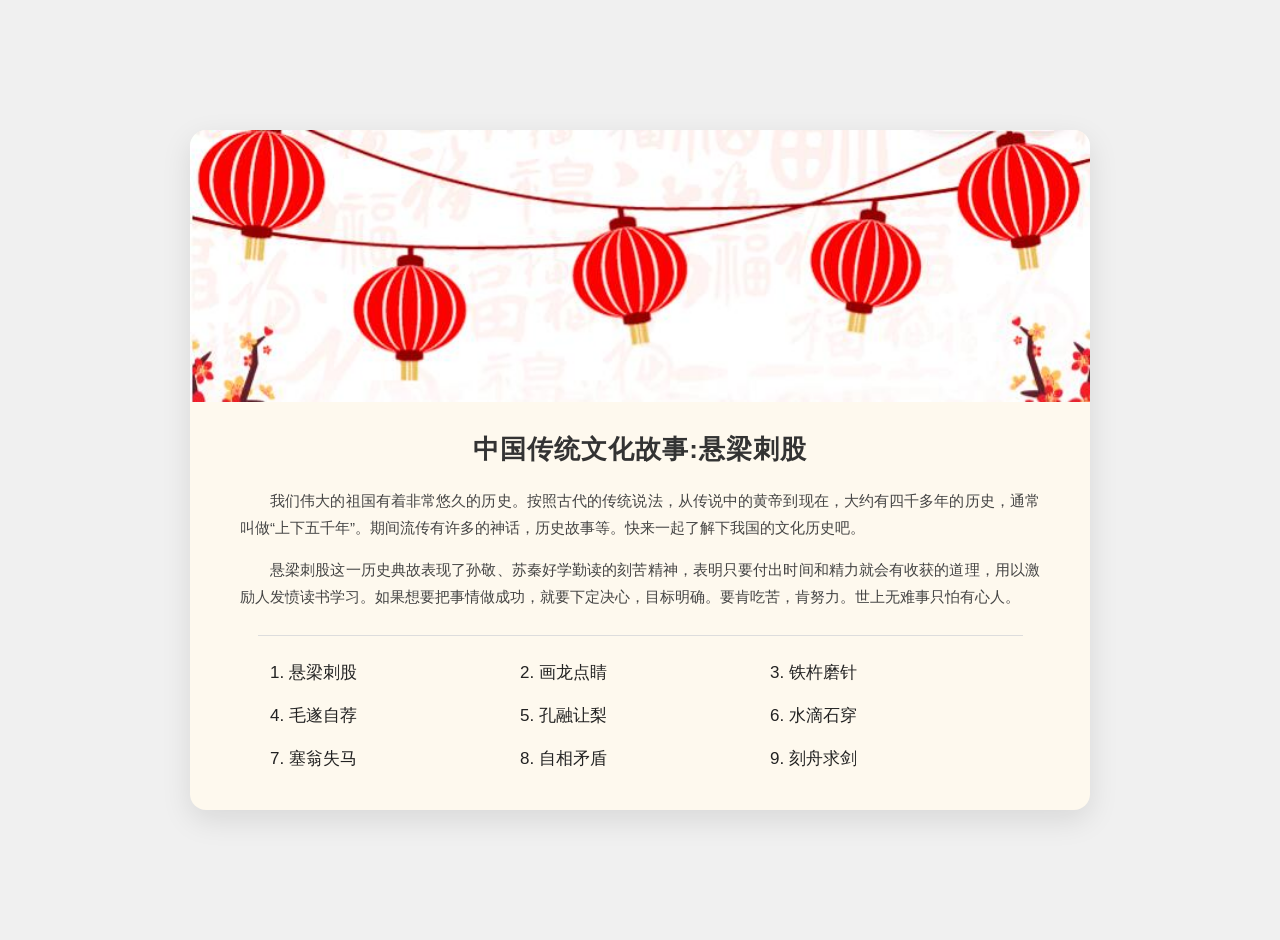
<file: index.html>
<!DOCTYPE html>
<html lang="zh-CN">
<head>
    <meta charset="UTF-8">
    <meta name="viewport" content="width=device-width, initial-scale=1.0">
    <title>中国传统文化故事：悬梁刺股</title>
    <!-- 引入外部的 css 文件 -->
    <link rel="stylesheet" href="1.css">
</head>
<body>

    <div class="slide-container">
        <img src="2.jpg" alt="灯笼" class="banner-img">

        <h1>中国传统文化故事:悬梁刺股</h1>

        <div class="content-text">
            <p>我们伟大的祖国有着非常悠久的历史。按照古代的传统说法，从传说中的黄帝到现在，大约有四千多年的历史，通常叫做“上下五千年”。期间流传有许多的神话，历史故事等。快来一起了解下我国的文化历史吧。</p >
            <p>悬梁刺股这一历史典故表现了孙敬、苏秦好学勤读的刻苦精神，表明只要付出时间和精力就会有收获的道理，用以激励人发愤读书学习。如果想要把事情做成功，就要下定决心，目标明确。要肯吃苦，肯努力。世上无难事只怕有心人。</p >
        </div>

        <hr class="divider">

        <div class="idiom-grid">
            <div>1. 悬梁刺股</div>
            <div>2. 画龙点睛</div>
            <div>3. 铁杵磨针</div>
            <div>4. 毛遂自荐</div>
            <div>5. 孔融让梨</div>
            <div>6. 水滴石穿</div>
            <div>7. 塞翁失马</div>
            <div>8. 自相矛盾</div>
            <div>9. 刻舟求剑</div>
        </div>
    </div>

</body>
</html>
</file>
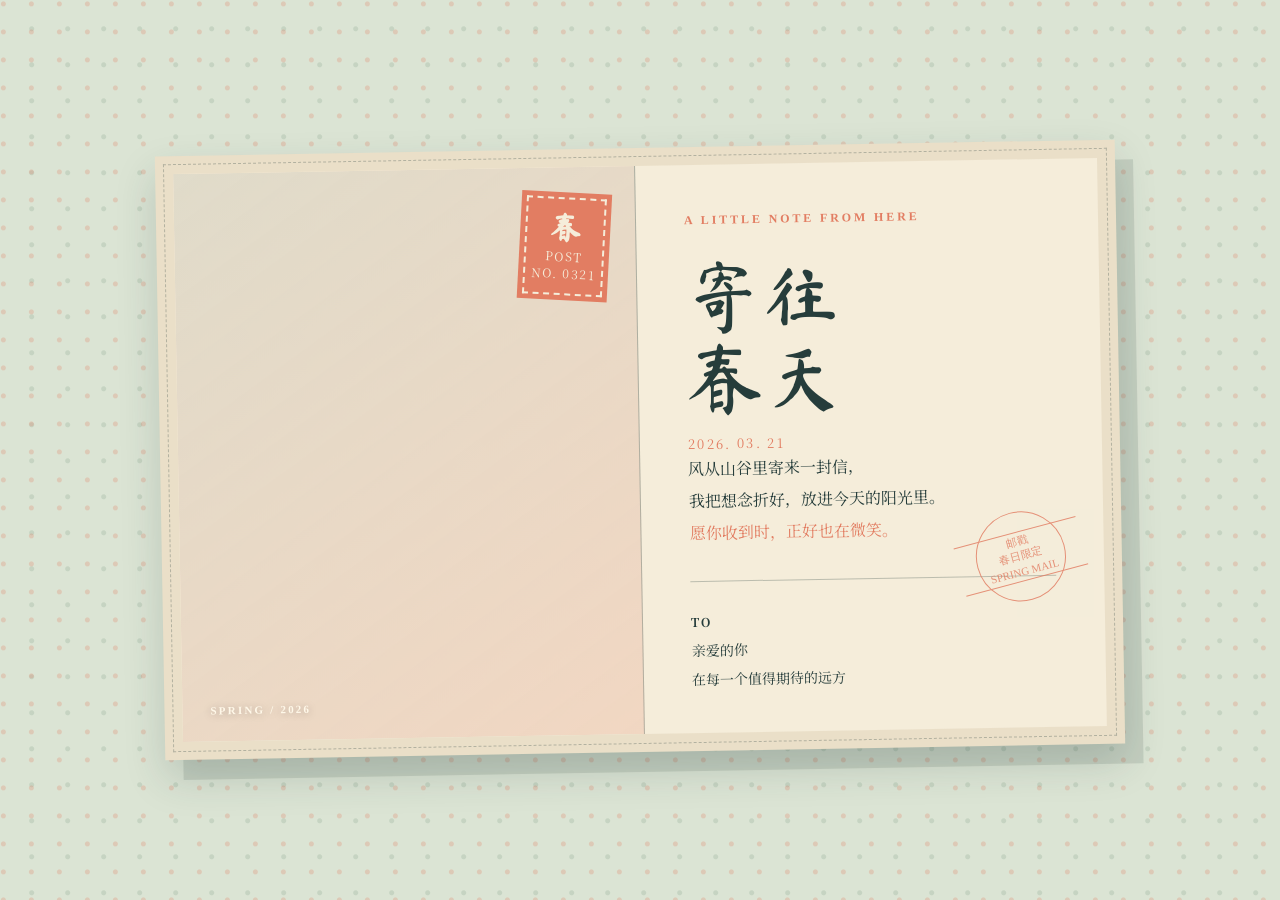
<file: 13.html>
<!DOCTYPE html>
<html lang="zh-CN">
<head>
    <meta charset="UTF-8">
    <meta name="viewport" content="width=device-width, initial-scale=1.0">
    <title>寄往春天的明信片</title>
    <style>
        @import url('https://fonts.googleapis.com/css2?family=Ma+Shan+Zheng&family=Noto+Serif+SC:wght@400;600;700;900&display=swap');

        :root {
            --ink: #263d3b;
            --paper: #f5edda;
            --coral: #e27d62;
            --sage: #9eb6a0;
            --line: rgba(38, 61, 59, 0.28);
        }

        * { box-sizing: border-box; }

        body {
            margin: 0;
            min-height: 100vh;
            display: grid;
            place-items: center;
            padding: 44px 20px;
            color: var(--ink);
            background:
                radial-gradient(circle at 12% 14%, rgba(226, 125, 98, .26) 0 2px, transparent 3px),
                radial-gradient(circle at 88% 80%, rgba(158, 182, 160, .35) 0 2px, transparent 3px),
                #dbe4d4;
            background-size: 28px 28px, 36px 36px, auto;
            font-family: 'Noto Serif SC', Georgia, serif;
        }

        .postcard {
            position: relative;
            width: min(960px, 100%);
            padding: 18px;
            background: #eadfc8;
            box-shadow: 18px 20px 0 rgba(38, 61, 59, .13), 0 18px 40px rgba(38, 61, 59, .18);
            transform: rotate(-1deg);
            animation: arrive .8s cubic-bezier(.2, .8, .2, 1) both;
        }

        .postcard::before {
            content: '';
            position: absolute;
            inset: 8px;
            border: 1px dashed rgba(38, 61, 59, .28);
            pointer-events: none;
        }

        .paper {
            position: relative;
            display: grid;
            grid-template-columns: 1fr 1fr;
            min-height: 550px;
            overflow: hidden;
            background: var(--paper);
        }

        .photo {
            position: relative;
            min-height: 550px;
            background: linear-gradient(145deg, rgba(38, 61, 59, .1), rgba(226, 125, 98, .2)),
                url('https://images.unsplash.com/photo-1500530855697-b586d89ba3ee?auto=format&fit=crop&w=1100&q=85') center / cover;
            border-right: 1px solid var(--line);
        }

        .photo::after {
            content: 'SPRING / 2026';
            position: absolute;
            left: 28px;
            bottom: 24px;
            color: #fff8e9;
            font: 600 11px/1.2 Georgia, serif;
            letter-spacing: .2em;
            text-shadow: 0 1px 8px rgba(0,0,0,.28);
        }

        .stamp {
            position: absolute;
            top: 25px;
            right: 26px;
            width: 90px;
            height: 108px;
            display: grid;
            place-items: center;
            padding: 8px;
            color: var(--paper);
            text-align: center;
            background: var(--coral);
            outline: 2px dashed var(--paper);
            outline-offset: -7px;
            transform: rotate(4deg);
            font-size: 12px;
            letter-spacing: .12em;
        }

        .stamp strong {
            display: block;
            margin-bottom: 5px;
            font-family: 'Ma Shan Zheng', cursive;
            font-size: 30px;
            letter-spacing: 0;
        }

        .message {
            position: relative;
            padding: 48px 48px 38px;
            display: flex;
            flex-direction: column;
        }

        .eyebrow {
            margin: 0 0 28px;
            color: var(--coral);
            font: 600 12px/1.2 Georgia, serif;
            letter-spacing: .24em;
        }

        h1 {
            max-width: 360px;
            margin: 0;
            font-family: 'Ma Shan Zheng', cursive;
            font-size: clamp(46px, 7vw, 76px);
            font-weight: 400;
            line-height: 1.08;
            letter-spacing: .02em;
        }

        .date {
            margin: 14px 0 0;
            color: var(--coral);
            font-size: 13px;
            letter-spacing: .18em;
        }

        .message-copy {
            margin: auto 0 32px;
            max-width: 310px;
            font-size: 16px;
            line-height: 2;
        }

        .message-copy span { color: var(--coral); }

        .address {
            padding-top: 25px;
            border-top: 1px solid var(--line);
            font-size: 14px;
            line-height: 2.1;
        }

        .address b { font-size: 12px; letter-spacing: .16em; }

        .postmark {
            position: absolute;
            right: 38px;
            bottom: 126px;
            width: 90px;
            height: 90px;
            display: grid;
            place-items: center;
            border: 1px solid var(--coral);
            border-radius: 50%;
            color: var(--coral);
            text-align: center;
            font: 11px/1.4 Georgia, serif;
            transform: rotate(-14deg);
            opacity: .82;
        }

        .postmark::before, .postmark::after {
            content: '';
            position: absolute;
            width: 126px;
            border-top: 1px solid var(--coral);
        }
        .postmark::before { top: 19px; }
        .postmark::after { bottom: 19px; }

        @keyframes arrive {
            from { opacity: 0; transform: translateY(24px) rotate(-4deg); }
            to { opacity: 1; transform: translateY(0) rotate(-1deg); }
        }

        @media (max-width: 680px) {
            body { padding: 22px 12px; }
            .postcard { padding: 11px; }
            .paper { grid-template-columns: 1fr; }
            .photo { min-height: 310px; border-right: 0; border-bottom: 1px solid var(--line); }
            .message { min-height: 455px; padding: 34px 27px 28px; }
            .stamp { top: 18px; right: 18px; transform: rotate(4deg) scale(.82); transform-origin: top right; }
            .message-copy { margin: 42px 0 25px; }
            .postmark { right: 28px; bottom: 110px; transform: rotate(-14deg) scale(.8); }
        }
    </style>
</head>
<body>
    <main class="postcard" aria-label="寄往春天的明信片">
        <div class="paper">
            <section class="photo" aria-label="春日风景照片">
                <div class="stamp"><div><strong>春</strong>POST<br>NO. 0321</div></div>
            </section>
            <section class="message">
                <p class="eyebrow">A LITTLE NOTE FROM HERE</p>
                <h1>寄往<br>春天</h1>
                <p class="date">2026. 03. 21</p>
                <p class="message-copy">风从山谷里寄来一封信，<br>我把想念折好，放进今天的阳光里。<br><span>愿你收到时，正好也在微笑。</span></p>
                <div class="address"><b>TO</b><br>亲爱的你<br>在每一个值得期待的远方</div>
                <div class="postmark">邮戳<br>春日限定<br>SPRING MAIL</div>
            </section>
        </div>
    </main>
</body>
</html>
</head>
<body>
    
</body>
</html>
</file>
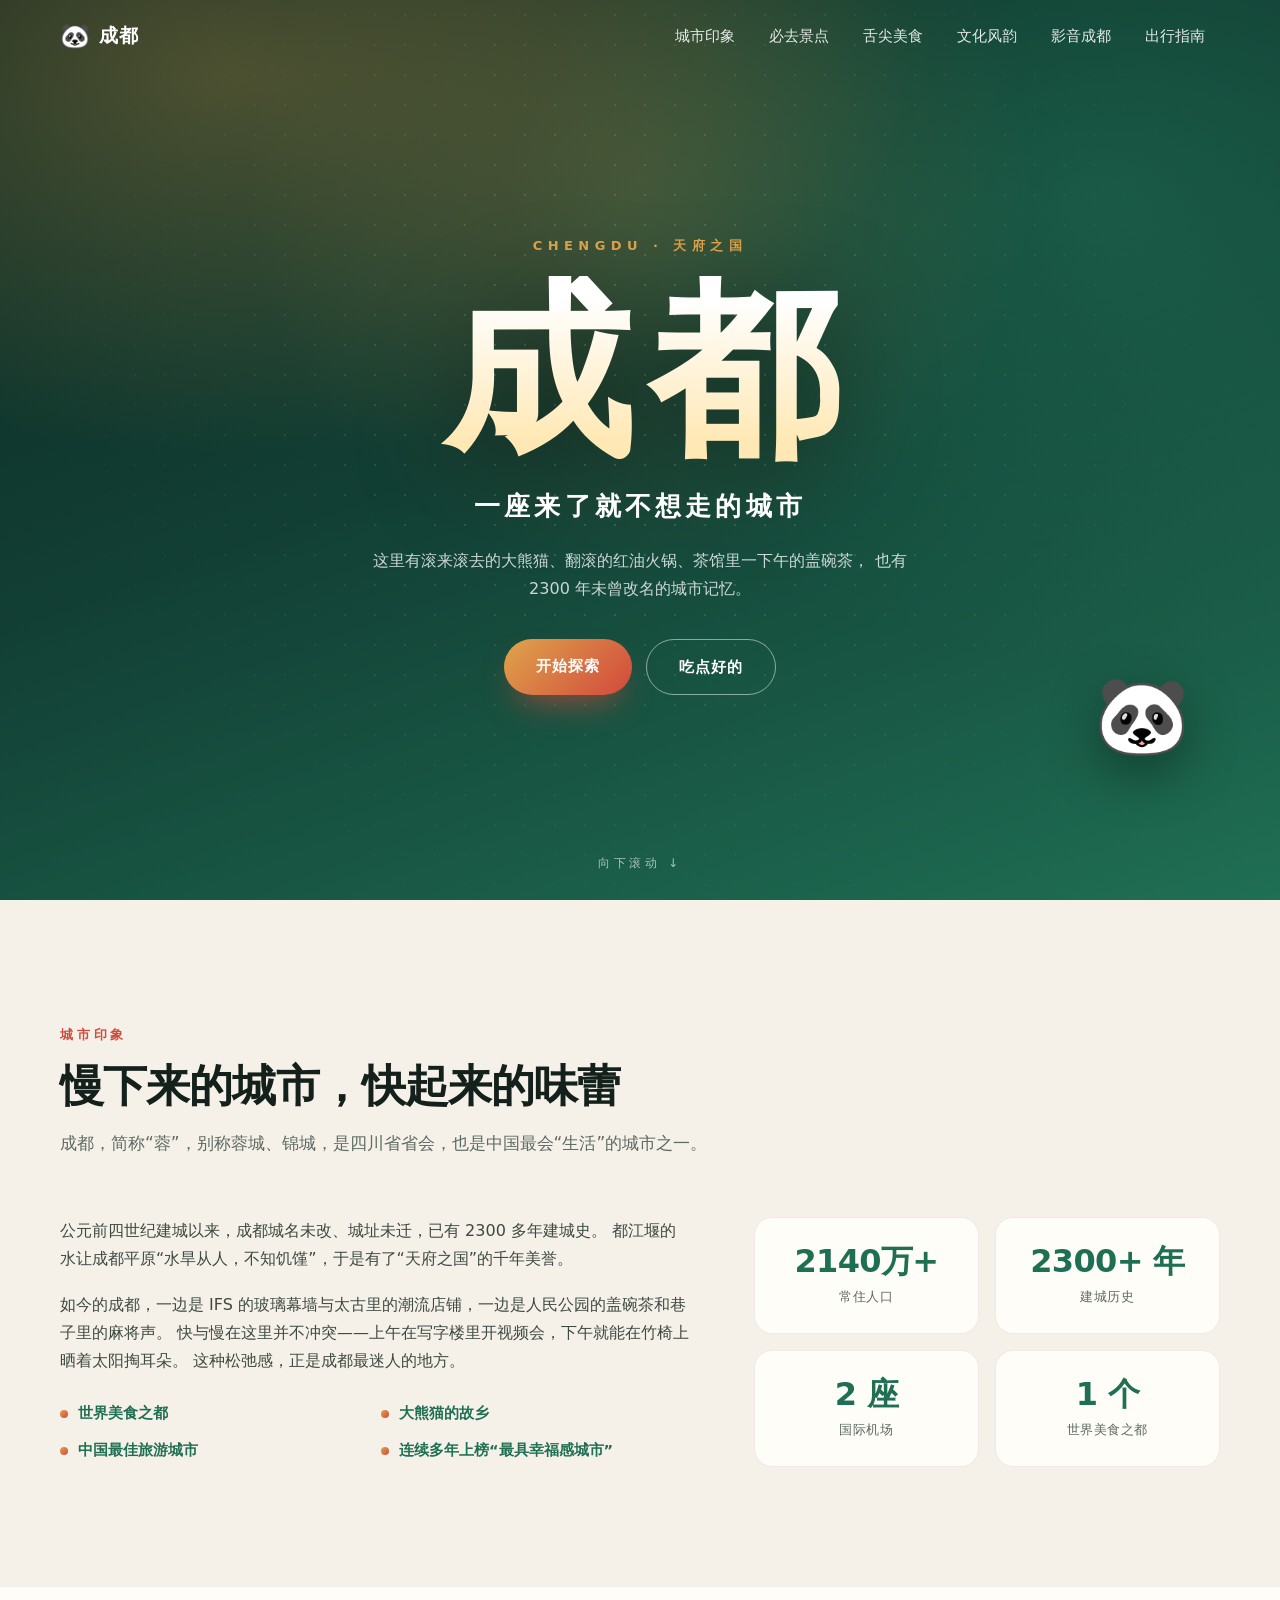
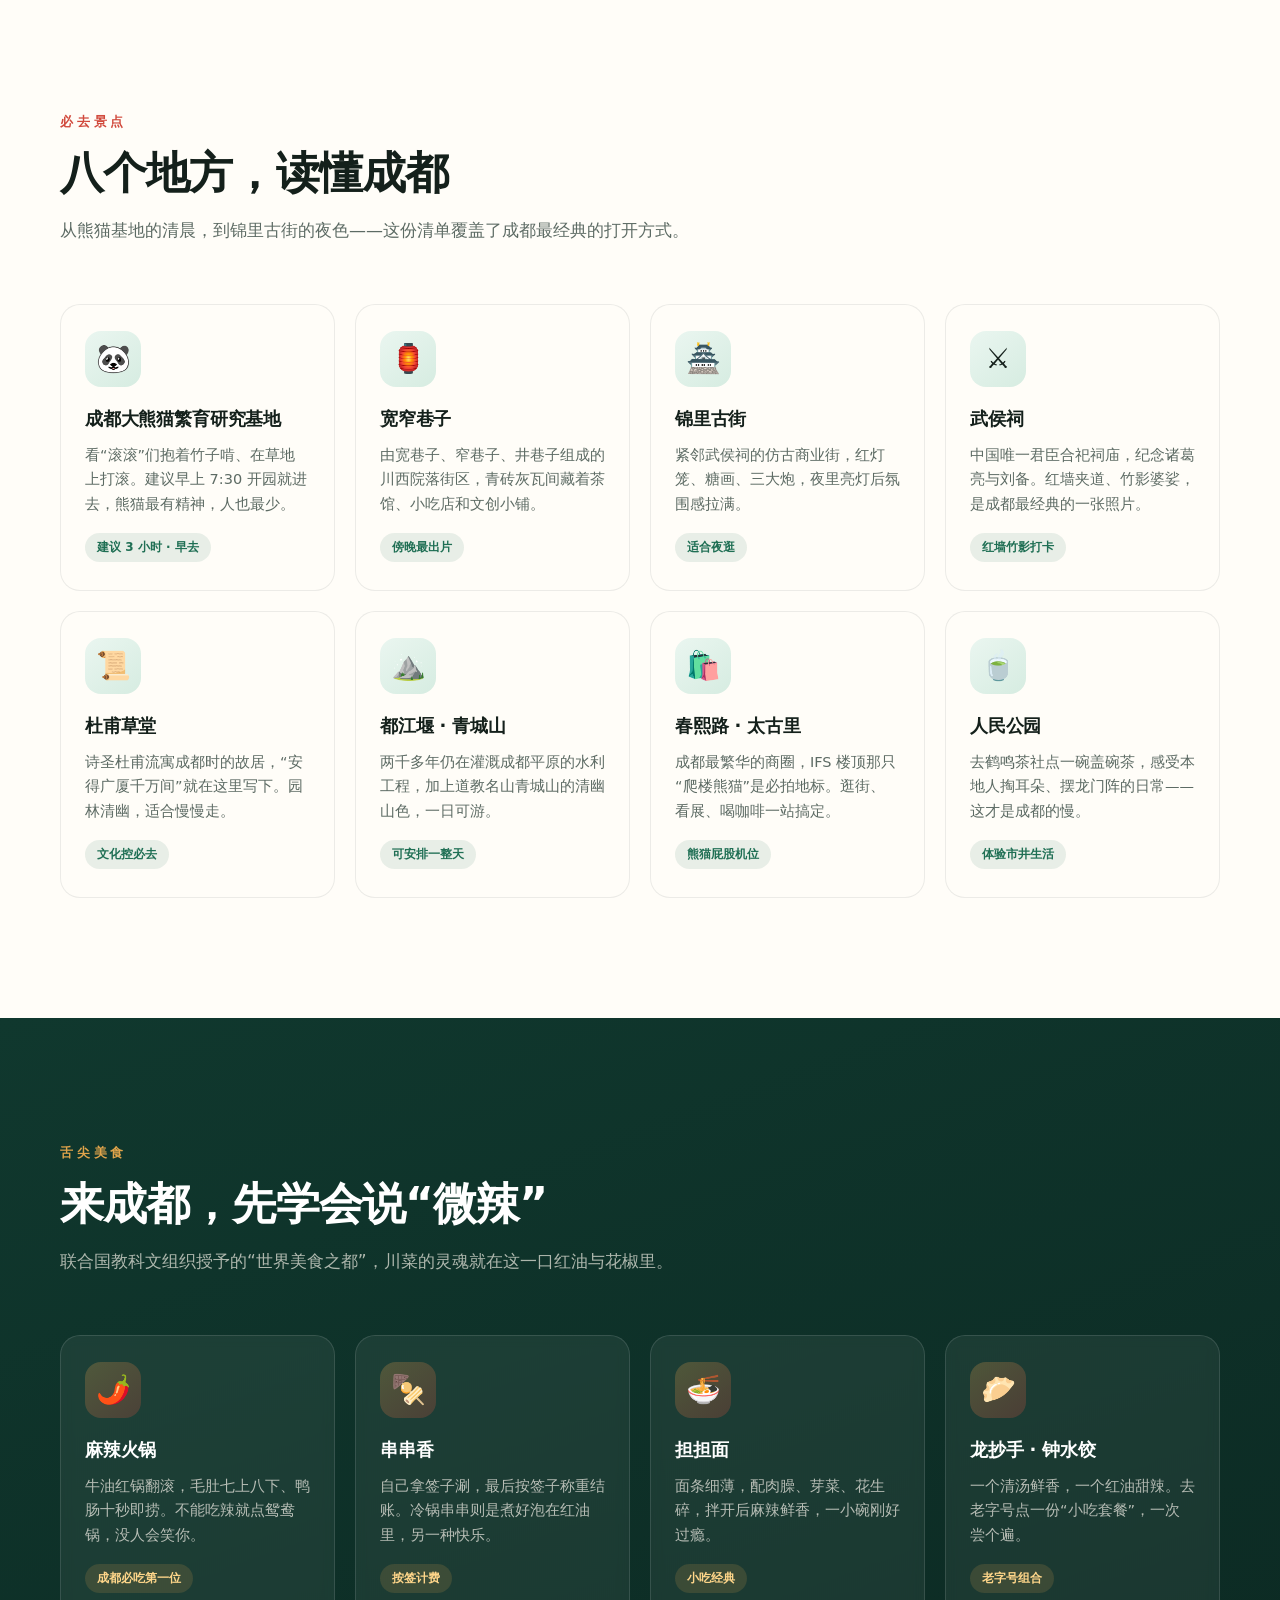
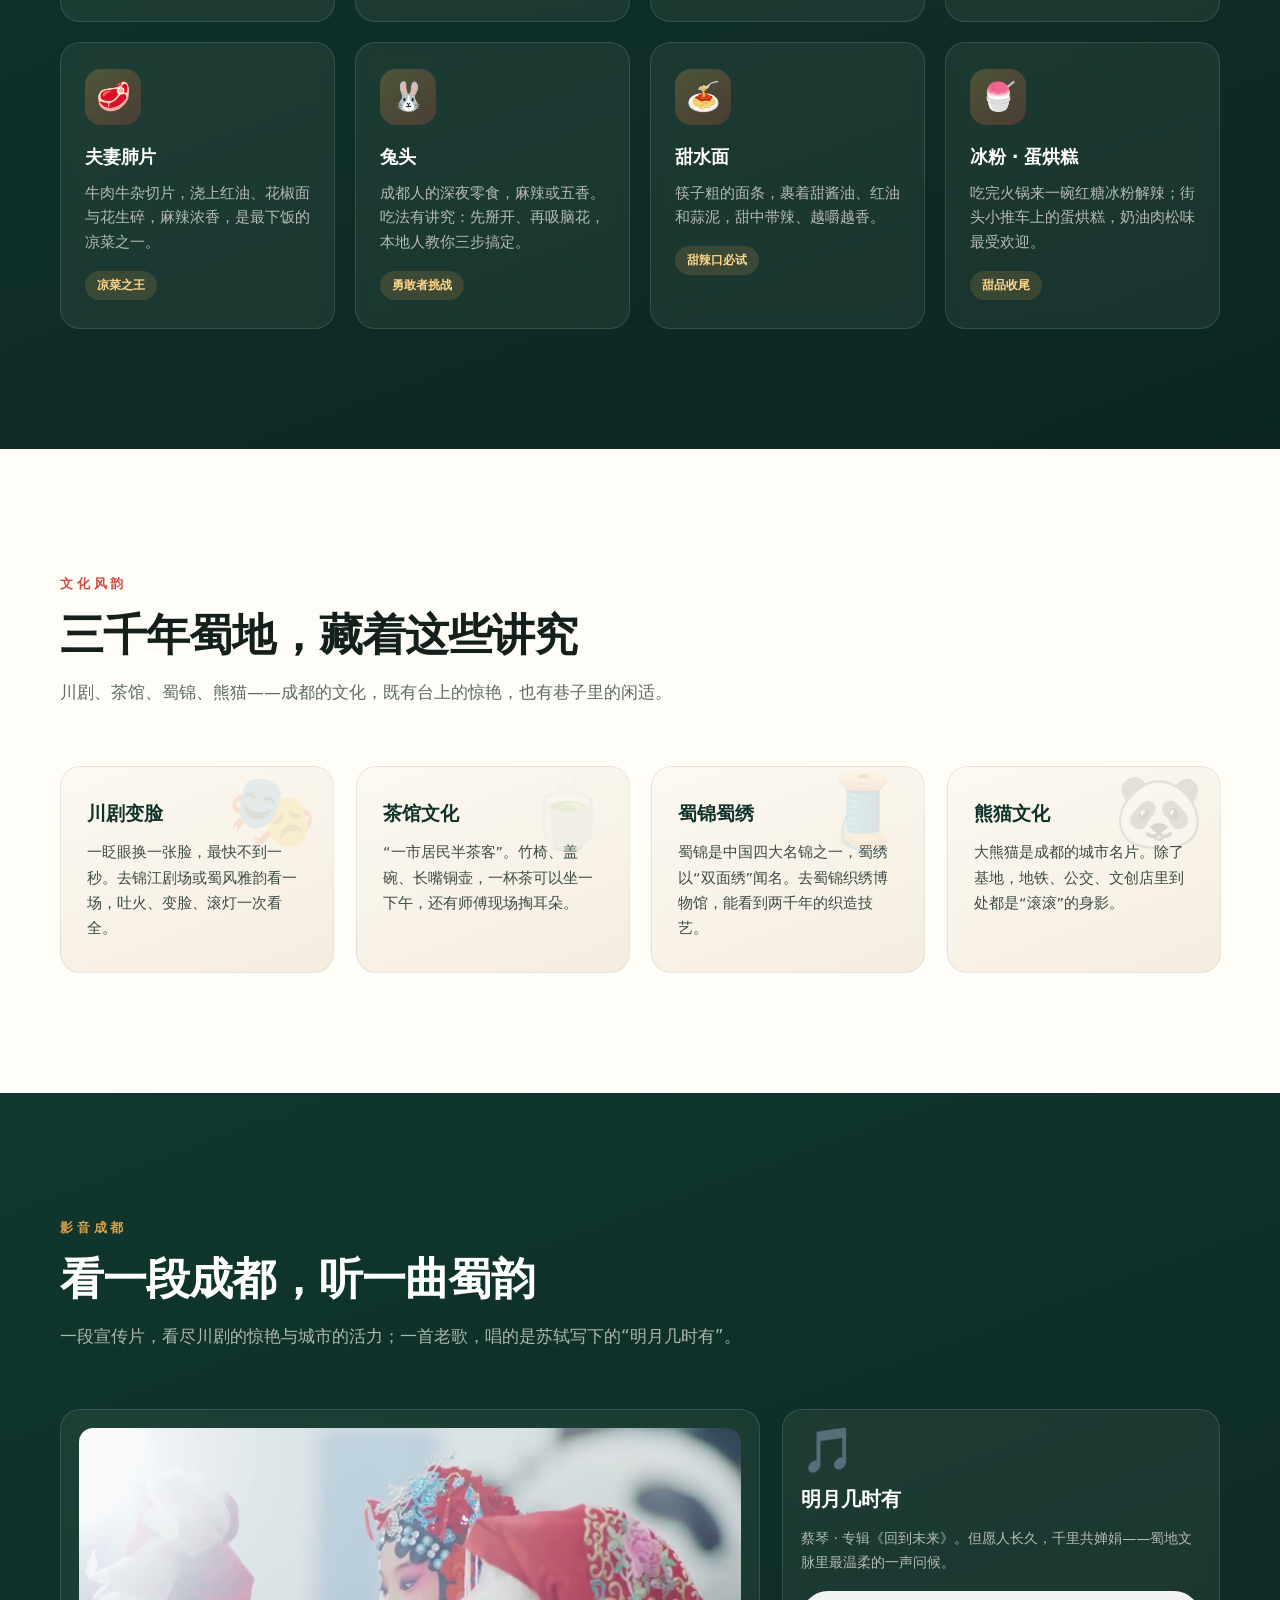
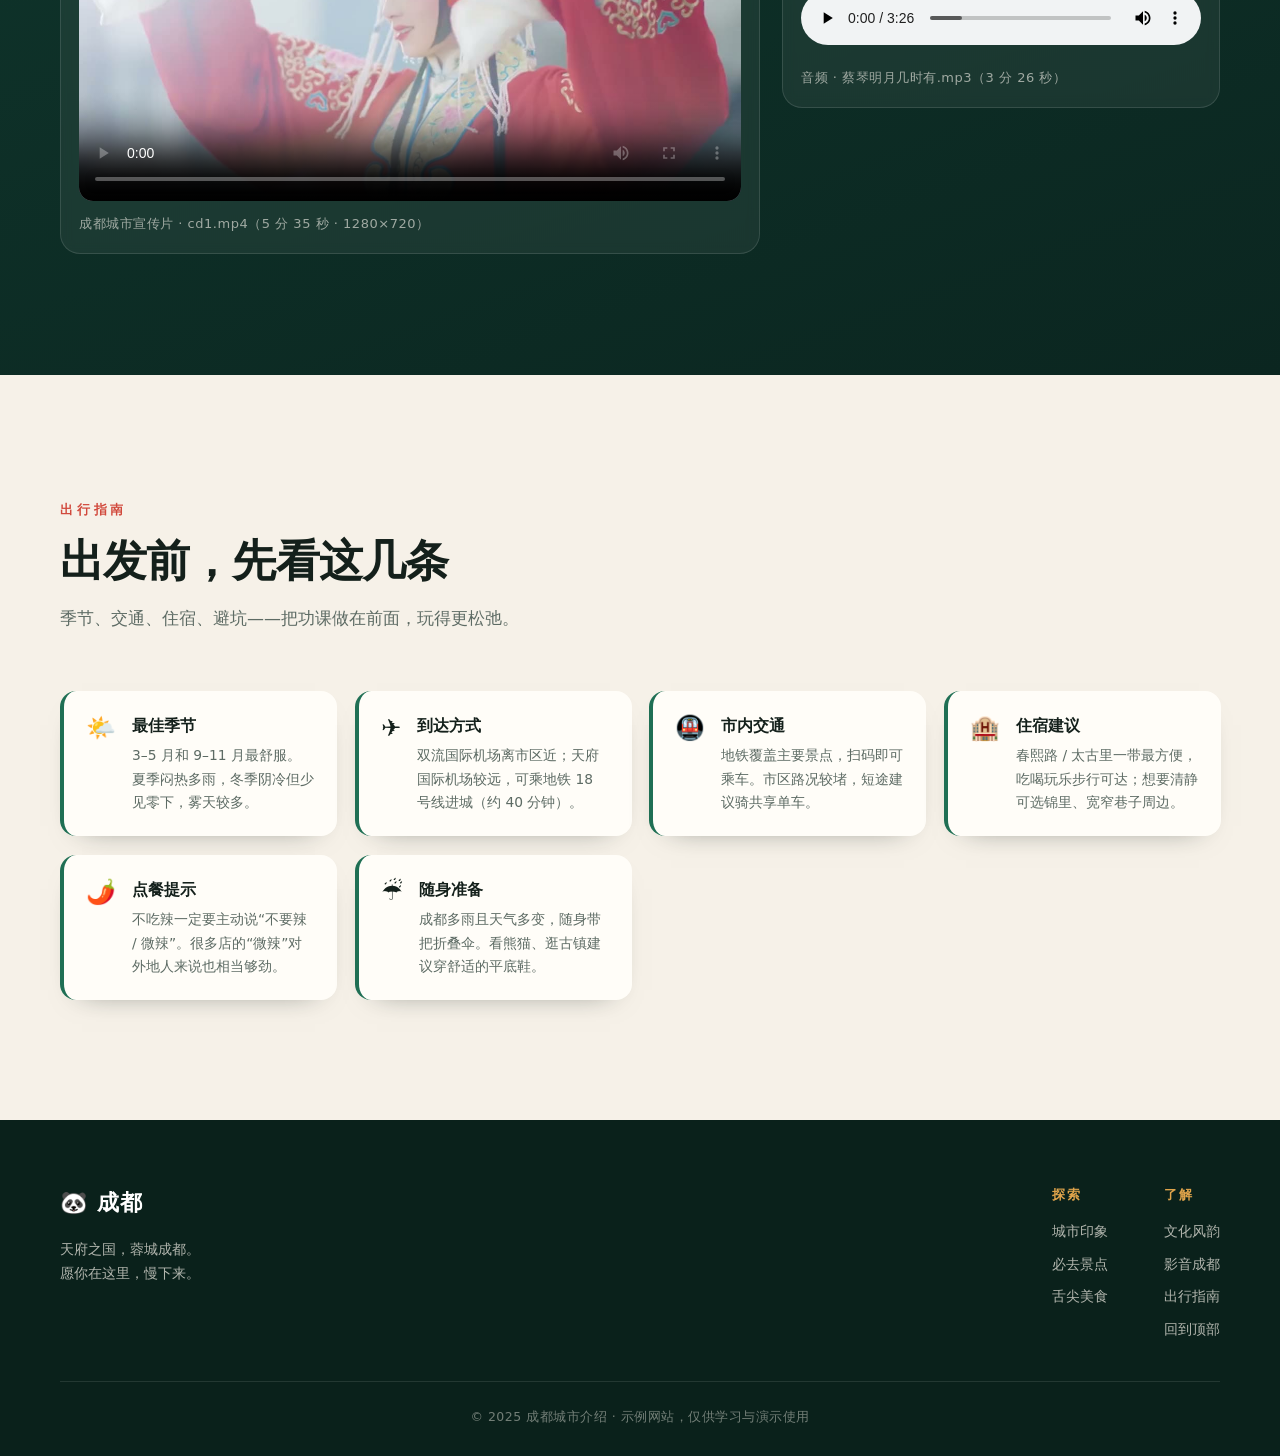
<file: chengdu.html>
<!DOCTYPE html>
<html lang="zh-CN">
<head>
<meta charset="UTF-8" />
<meta name="viewport" content="width=device-width, initial-scale=1.0" />
<title>成都 · 天府之国 | 城市介绍</title>
<meta name="description" content="成都，一座来了就不想走的城市。大熊猫、火锅、盖碗茶、川剧变脸与2300年建城史。" />
<style>
  /* ===================== 基础重置 ===================== */
  *, *::before, *::after { box-sizing: border-box; }
  html {
    scroll-behavior: smooth;
    scroll-padding-top: 84px;
    -webkit-text-size-adjust: 100%;
  }
  body {
    margin: 0;
    font-family: "PingFang SC", "Hiragino Sans GB", "Microsoft YaHei", system-ui,
                 -apple-system, "Segoe UI", Roboto, sans-serif;
    color: var(--ink);
    background: var(--paper);
    line-height: 1.75;
    -webkit-font-smoothing: antialiased;
    overflow-x: hidden;
  }
  img { max-width: 100%; display: block; }
  a { color: inherit; }

  /* ===================== 设计变量 ===================== */
  :root {
    --ink: #14201b;
    --ink-soft: #3c4a43;
    --green: #1f6f54;
    --green-deep: #0f3229;
    --red: #d1493c;
    --gold: #e0a44b;
    --sand: #f6f1e8;
    --paper: #fffdf8;
    --muted: #5d6b64;
    --radius: 20px;
    --shadow: 0 22px 46px -22px rgba(20, 32, 27, .38);
    --container: min(1160px, 92vw);
  }

  .container { width: var(--container); margin-inline: auto; }

  /* ===================== 导航 ===================== */
  .nav {
    position: fixed;
    inset: 0 0 auto 0;
    z-index: 100;
    color: #fff;
    transition: background .35s ease, color .35s ease, box-shadow .35s ease;
  }
  .nav.scrolled {
    background: rgba(255, 253, 248, .88);
    -webkit-backdrop-filter: blur(14px);
    backdrop-filter: blur(14px);
    color: var(--ink);
    box-shadow: 0 1px 0 rgba(20, 32, 27, .09);
  }
  .nav-inner {
    width: var(--container);
    margin-inline: auto;
    height: 72px;
    display: flex;
    align-items: center;
    justify-content: space-between;
    gap: 16px;
  }
  .logo {
    display: flex;
    align-items: center;
    gap: 8px;
    text-decoration: none;
    font-weight: 800;
    font-size: 19px;
    letter-spacing: .04em;
  }
  .logo-mark { font-size: 24px; line-height: 1; }

  .nav-links {
    display: flex;
    align-items: center;
    gap: 4px;
    list-style: none;
    margin: 0;
    padding: 0;
  }
  .nav-links a {
    display: block;
    padding: 8px 15px;
    border-radius: 999px;
    font-size: 15px;
    font-weight: 500;
    text-decoration: none;
    opacity: .88;
    transition: background .25s ease, opacity .25s ease;
  }
  .nav-links a:hover { opacity: 1; background: rgba(255, 255, 255, .16); }
  .nav.scrolled .nav-links a:hover { background: rgba(20, 32, 27, .07); }

  .menu-btn {
    display: none;
    background: none;
    border: 0;
    color: inherit;
    font-size: 22px;
    line-height: 1;
    padding: 8px 10px;
    border-radius: 10px;
    cursor: pointer;
  }

  /* ===================== Hero ===================== */
  .hero {
    position: relative;
    min-height: 100vh;
    min-height: 100svh;
    display: grid;
    place-items: center;
    text-align: center;
    color: #fff;
    padding: 120px 6vw 90px;
    overflow: hidden;
    background:
      radial-gradient(1100px 620px at 18% 8%, rgba(224, 164, 75, .30), transparent 62%),
      radial-gradient(900px 700px at 86% 22%, rgba(31, 111, 84, .58), transparent 66%),
      linear-gradient(160deg, #0b2620 0%, #123f34 46%, #1f6f54 100%);
  }
  /* 竹影点阵纹理 */
  .hero::before {
    content: "";
    position: absolute;
    inset: 0;
    background-image: radial-gradient(rgba(255, 255, 255, .16) 1px, transparent 1px);
    background-size: 30px 30px;
    -webkit-mask-image: radial-gradient(circle at 50% 42%, #000 10%, transparent 74%);
    mask-image: radial-gradient(circle at 50% 42%, #000 10%, transparent 74%);
    pointer-events: none;
  }
  .hero::after {
    content: "";
    position: absolute;
    left: 50%;
    top: -30%;
    width: 900px;
    height: 900px;
    transform: translateX(-50%);
    background: radial-gradient(circle, rgba(224, 164, 75, .16), transparent 62%);
    pointer-events: none;
  }
  .hero-content { position: relative; z-index: 2; max-width: 820px; }

  .hero-kicker {
    margin: 0 0 18px;
    font-size: 13px;
    letter-spacing: .42em;
    text-transform: uppercase;
    color: var(--gold);
    font-weight: 700;
  }
  .hero h1 {
    margin: 0;
    font-size: clamp(72px, 17vw, 190px);
    font-weight: 900;
    letter-spacing: .08em;
    line-height: 1;
    background: linear-gradient(180deg, #ffffff 12%, #ffe8b4 88%);
    -webkit-background-clip: text;
    background-clip: text;
    color: transparent;
    filter: drop-shadow(0 20px 50px rgba(0, 0, 0, .42));
    padding-left: .08em; /* 抵消字间距造成的偏移 */
  }
  .hero-sub {
    margin: 18px 0 0;
    font-size: clamp(18px, 2.6vw, 26px);
    font-weight: 600;
    letter-spacing: .16em;
  }
  .hero-desc {
    margin: 18px auto 0;
    max-width: 560px;
    font-size: clamp(14px, 1.6vw, 16px);
    color: rgba(255, 255, 255, .78);
  }
  .hero-actions {
    margin-top: 36px;
    display: flex;
    gap: 14px;
    justify-content: center;
    flex-wrap: wrap;
  }

  .btn {
    display: inline-block;
    padding: 14px 32px;
    border-radius: 999px;
    font-size: 15px;
    font-weight: 700;
    text-decoration: none;
    letter-spacing: .06em;
    transition: transform .25s ease, box-shadow .25s ease, background .25s ease;
  }
  .btn-primary {
    background: linear-gradient(135deg, #e0a44b, #d1493c);
    color: #fff;
    box-shadow: 0 16px 34px -14px rgba(209, 73, 60, .9);
  }
  .btn-primary:hover { transform: translateY(-3px); box-shadow: 0 22px 40px -14px rgba(209, 73, 60, .95); }
  .btn-ghost {
    border: 1.5px solid rgba(255, 255, 255, .5);
    color: #fff;
  }
  .btn-ghost:hover { background: rgba(255, 255, 255, .14); transform: translateY(-3px); }

  .hero-panda {
    position: absolute;
    right: 7%;
    bottom: 13%;
    font-size: clamp(46px, 6vw, 86px);
    z-index: 2;
    animation: float 5.5s ease-in-out infinite;
    filter: drop-shadow(0 18px 26px rgba(0, 0, 0, .35));
  }
  @keyframes float {
    0%, 100% { transform: translateY(0) rotate(-5deg); }
    50%      { transform: translateY(-20px) rotate(5deg); }
  }

  .scroll-hint {
    position: absolute;
    left: 50%;
    bottom: 26px;
    transform: translateX(-50%);
    font-size: 12px;
    letter-spacing: .3em;
    color: rgba(255, 255, 255, .62);
    animation: bounce 2.4s ease-in-out infinite;
    z-index: 2;
  }
  @keyframes bounce {
    0%, 100% { transform: translate(-50%, 0); opacity: .6; }
    50%      { transform: translate(-50%, 8px); opacity: 1; }
  }

  /* Hero 入场动画 */
  @keyframes rise {
    from { opacity: 0; transform: translateY(28px); }
    to   { opacity: 1; transform: none; }
  }
  .hero-kicker { animation: rise .8s .05s both; }
  .hero h1    { animation: rise .9s .18s both; }
  .hero-sub   { animation: rise .9s .32s both; }
  .hero-desc  { animation: rise .9s .44s both; }
  .hero-actions { animation: rise .9s .56s both; }

  /* ===================== 通用区块 ===================== */
  .section { padding: clamp(72px, 10vw, 120px) 0; }
  .section--sand { background: var(--sand); }
  .section--dark {
    background: linear-gradient(160deg, #10382e 0%, #0b2620 100%);
    color: #f2efe6;
  }
  .section--dark h2 { color: #fff; }
  .section--dark .lead { color: rgba(242, 239, 230, .70); }
  .section--dark .eyebrow { color: var(--gold); }

  .section-head {
    max-width: 720px;
    margin-bottom: clamp(34px, 5vw, 58px);
  }
  .eyebrow {
    display: inline-block;
    font-size: 12.5px;
    font-weight: 800;
    letter-spacing: .3em;
    text-transform: uppercase;
    color: var(--red);
    margin-bottom: 12px;
  }
  h2 {
    margin: 0;
    font-size: clamp(28px, 4.2vw, 44px);
    line-height: 1.25;
    letter-spacing: -.02em;
    font-weight: 800;
  }
  .lead {
    margin: 16px 0 0;
    color: var(--muted);
    font-size: clamp(15px, 1.6vw, 17px);
  }

  /* 滚动显现 */
  .reveal {
    opacity: 0;
    transform: translateY(26px);
    transition: opacity .75s cubic-bezier(.2, .7, .2, 1),
                transform .75s cubic-bezier(.2, .7, .2, 1);
    will-change: opacity, transform;
  }
  .reveal.in { opacity: 1; transform: none; }

  /* ===================== 城市印象 ===================== */
  .about-grid {
    display: grid;
    grid-template-columns: 1.15fr .85fr;
    gap: clamp(32px, 5vw, 64px);
    align-items: start;
  }
  .about-text p { margin: 0 0 18px; color: var(--ink-soft); }
  .about-text p:last-of-type { margin-bottom: 0; }

  .about-list {
    list-style: none;
    margin: 26px 0 0;
    padding: 0;
    display: grid;
    grid-template-columns: repeat(2, minmax(0, 1fr));
    gap: 12px;
  }
  .about-list li {
    display: flex;
    align-items: center;
    gap: 10px;
    font-size: 14.5px;
    font-weight: 600;
    color: var(--green);
  }
  .about-list li::before {
    content: "";
    width: 8px;
    height: 8px;
    border-radius: 50%;
    flex: none;
    background: linear-gradient(135deg, var(--gold), var(--red));
  }

  .stats {
    display: grid;
    grid-template-columns: repeat(2, minmax(0, 1fr));
    gap: 16px;
  }
  .stat {
    background: var(--paper);
    border: 1px solid rgba(20, 32, 27, .08);
    border-radius: 18px;
    padding: 24px 18px;
    text-align: center;
    transition: transform .35s ease, box-shadow .35s ease;
  }
  .stat:hover { transform: translateY(-5px); box-shadow: var(--shadow); }
  .stat b {
    display: block;
    font-size: clamp(24px, 3.2vw, 32px);
    font-weight: 900;
    letter-spacing: -.02em;
    color: var(--green);
    line-height: 1.2;
  }
  .stat span {
    display: block;
    margin-top: 6px;
    font-size: 13px;
    color: var(--muted);
    letter-spacing: .04em;
  }

  /* ===================== 卡片网格 ===================== */
  .cards {
    display: grid;
    grid-template-columns: repeat(auto-fill, minmax(270px, 1fr));
    gap: 20px;
  }
  .card {
    position: relative;
    background: var(--paper);
    border: 1px solid rgba(20, 32, 27, .08);
    border-radius: var(--radius);
    padding: 26px 24px 28px;
    overflow: hidden;
    transition: transform .35s ease, box-shadow .35s ease, border-color .35s ease;
  }
  .card::after {
    content: "";
    position: absolute;
    left: 0; right: 0; bottom: 0;
    height: 3px;
    background: linear-gradient(90deg, var(--green), var(--gold), var(--red));
    transform: scaleX(0);
    transform-origin: left;
    transition: transform .45s cubic-bezier(.2, .7, .2, 1);
  }
  .card:hover {
    transform: translateY(-7px);
    box-shadow: var(--shadow);
    border-color: transparent;
  }
  .card:hover::after { transform: scaleX(1); }

  .card-icon {
    display: grid;
    place-items: center;
    width: 56px;
    height: 56px;
    border-radius: 16px;
    font-size: 28px;
    line-height: 1;
    margin-bottom: 16px;
    background: linear-gradient(140deg, #eaf6f0, #d6ece1);
  }
  .card h3 {
    margin: 0 0 8px;
    font-size: 18px;
    font-weight: 800;
    letter-spacing: -.01em;
  }
  .card p {
    margin: 0;
    font-size: 14.5px;
    color: var(--muted);
    line-height: 1.72;
  }
  .tag {
    display: inline-block;
    margin-top: 16px;
    padding: 4px 12px;
    border-radius: 999px;
    font-size: 12px;
    font-weight: 700;
    color: var(--green);
    background: rgba(31, 111, 84, .10);
  }

  /* 深色区块里的卡片 */
  .card--dark {
    background: rgba(255, 255, 255, .06);
    border-color: rgba(255, 255, 255, .12);
    -webkit-backdrop-filter: blur(6px);
    backdrop-filter: blur(6px);
  }
  .card--dark h3 { color: #fff; }
  .card--dark p { color: rgba(242, 239, 230, .72); }
  .card--dark .card-icon {
    background: linear-gradient(140deg, rgba(224, 164, 75, .26), rgba(209, 73, 60, .26));
  }
  .card--dark .tag {
    color: #ffd68a;
    background: rgba(224, 164, 75, .16);
  }
  .card--dark:hover { border-color: rgba(255, 255, 255, .22); }

  /* ===================== 文化风韵 ===================== */
  .culture-grid {
    display: grid;
    grid-template-columns: repeat(auto-fit, minmax(240px, 1fr));
    gap: 22px;
  }
  .culture-item {
    position: relative;
    padding: 30px 26px;
    border-radius: var(--radius);
    background: linear-gradient(160deg, #fdf9f1, #f4ede0);
    border: 1px solid rgba(20, 32, 27, .07);
    overflow: hidden;
    transition: transform .35s ease, box-shadow .35s ease;
  }
  .culture-item:hover { transform: translateY(-6px); box-shadow: var(--shadow); }
  .culture-item .big {
    position: absolute;
    right: 16px;
    top: 8px;
    font-size: 72px;
    line-height: 1;
    opacity: .12;
    transition: transform .45s ease, opacity .45s ease;
    pointer-events: none;
  }
  .culture-item:hover .big { transform: scale(1.14) rotate(-8deg); opacity: .2; }
  .culture-item h3 {
    margin: 0 0 10px;
    font-size: 19px;
    font-weight: 800;
    color: var(--green-deep);
  }
  .culture-item p { margin: 0; font-size: 14.5px; color: var(--ink-soft); }

  /* ===================== 影音成都 ===================== */
  .media-grid {
    display: grid;
    grid-template-columns: 1.6fr 1fr;
    gap: 22px;
    align-items: start;
  }
  .media-card {
    margin: 0;
    padding: 18px;
    border-radius: var(--radius);
    background: rgba(255, 255, 255, .06);
    border: 1px solid rgba(255, 255, 255, .12);
    -webkit-backdrop-filter: blur(6px);
    backdrop-filter: blur(6px);
    transition: transform .35s ease, border-color .35s ease;
  }
  .media-card:hover { transform: translateY(-6px); border-color: rgba(255, 255, 255, .24); }
  .media-card video {
    display: block;
    width: 100%;
    border-radius: 14px;
    background: #000;
    aspect-ratio: 16 / 9;
  }
  .media-card figcaption {
    margin-top: 12px;
    font-size: 13px;
    letter-spacing: .04em;
    color: rgba(242, 239, 230, .62);
  }
  .media-card--audio { display: flex; flex-direction: column; gap: 10px; }
  .media-card--audio .media-icon { font-size: 44px; line-height: 1; }
  .media-card--audio h3 { margin: 0; font-size: 20px; font-weight: 800; color: #fff; }
  .media-card--audio p { margin: 0; font-size: 14px; line-height: 1.7; color: rgba(242, 239, 230, .72); }
  .media-card--audio audio { width: 100%; margin-top: 6px; }
  @media (max-width: 900px) {
    .media-grid { grid-template-columns: 1fr; }
  }

  /* ===================== 出行指南 ===================== */
  .tips-grid {
    display: grid;
    grid-template-columns: repeat(auto-fit, minmax(260px, 1fr));
    gap: 18px;
  }
  .tip {
    display: flex;
    gap: 16px;
    padding: 22px;
    border-radius: 16px;
    background: var(--paper);
    border-left: 4px solid var(--green);
    box-shadow: 0 12px 28px -22px rgba(20, 32, 27, .6);
    transition: transform .3s ease, border-color .3s ease;
  }
  .tip:hover { transform: translateX(4px); border-left-color: var(--red); }
  .tip .tip-icon { font-size: 24px; line-height: 1.3; flex: none; }
  .tip h4 {
    margin: 0 0 4px;
    font-size: 15.5px;
    font-weight: 800;
  }
  .tip p { margin: 0; font-size: 13.8px; color: var(--muted); line-height: 1.7; }

  /* ===================== 页脚 ===================== */
  .footer {
    background: #0a211b;
    color: rgba(242, 239, 230, .72);
    padding: 64px 0 28px;
    font-size: 14px;
  }
  .footer-top {
    display: flex;
    justify-content: space-between;
    gap: 40px;
    flex-wrap: wrap;
    padding-bottom: 40px;
    border-bottom: 1px solid rgba(255, 255, 255, .10);
  }
  .footer-logo {
    font-size: 22px;
    font-weight: 800;
    color: #fff;
    letter-spacing: .05em;
    margin-bottom: 12px;
  }
  .footer-cols {
    display: flex;
    gap: 56px;
    flex-wrap: wrap;
  }
  .footer-col h5 {
    margin: 0 0 12px;
    font-size: 13px;
    letter-spacing: .18em;
    text-transform: uppercase;
    color: var(--gold);
  }
  .footer-col ul { list-style: none; margin: 0; padding: 0; display: grid; gap: 8px; }
  .footer-col a { text-decoration: none; transition: color .25s ease; }
  .footer-col a:hover { color: #fff; }
  .footer-bottom {
    padding-top: 24px;
    text-align: center;
    font-size: 12.5px;
    color: rgba(242, 239, 230, .45);
    letter-spacing: .04em;
  }

  /* ===================== 响应式 ===================== */
  @media (max-width: 900px) {
    .about-grid { grid-template-columns: 1fr; }
    .hero-panda { display: none; }
  }

  @media (max-width: 860px) {
    .menu-btn { display: block; }
    .nav-links {
      position: fixed;
      top: 72px;
      left: 0;
      right: 0;
      flex-direction: column;
      align-items: stretch;
      gap: 2px;
      padding: 14px 5vw 26px;
      background: rgba(255, 253, 248, .97);
      -webkit-backdrop-filter: blur(16px);
      backdrop-filter: blur(16px);
      color: var(--ink);
      box-shadow: 0 24px 34px -24px rgba(0, 0, 0, .45);
      transform: translateY(-14px);
      opacity: 0;
      pointer-events: none;
      transition: transform .3s ease, opacity .3s ease;
    }
    .nav-links.open { transform: none; opacity: 1; pointer-events: auto; }
    .nav-links a { padding: 13px 16px; font-size: 16px; border-radius: 12px; }
    .about-list { grid-template-columns: 1fr; }
  }

  @media (max-width: 520px) {
    .stats { grid-template-columns: 1fr 1fr; gap: 12px; }
    .stat { padding: 20px 12px; }
    .hero-actions .btn { padding: 13px 26px; font-size: 14px; }
    .footer-top { flex-direction: column; gap: 32px; }
    .footer-cols { gap: 32px; }
  }

  /* 尊重系统减弱动效设置 */
  @media (prefers-reduced-motion: reduce) {
    html { scroll-behavior: auto; }
    *, *::before, *::after {
      animation-duration: .001ms !important;
      animation-iteration-count: 1 !important;
      transition-duration: .001ms !important;
    }
    .reveal { opacity: 1; transform: none; }
  }
</style>
</head>
<body>

<!-- ===================== 导航 ===================== -->
<nav class="nav" id="nav">
  <div class="nav-inner">
    <a href="#top" class="logo"><span class="logo-mark">🐼</span><span>成都</span></a>
    <ul class="nav-links" id="navLinks">
      <li><a href="#about">城市印象</a></li>
      <li><a href="#spots">必去景点</a></li>
      <li><a href="#food">舌尖美食</a></li>
      <li><a href="#culture">文化风韵</a></li>
      <li><a href="#media">影音成都</a></li>
      <li><a href="#tips">出行指南</a></li>
    </ul>
    <button class="menu-btn" id="menuBtn" aria-label="打开菜单" aria-expanded="false">☰</button>
  </div>
</nav>

<!-- ===================== Hero ===================== -->
<header class="hero" id="top">
  <div class="hero-content">
    <p class="hero-kicker">Chengdu · 天府之国</p>
    <h1>成都</h1>
    <p class="hero-sub">一座来了就不想走的城市</p>
    <p class="hero-desc">
      这里有滚来滚去的大熊猫、翻滚的红油火锅、茶馆里一下午的盖碗茶，
      也有 2300 年未曾改名的城市记忆。
    </p>
    <div class="hero-actions">
      <a class="btn btn-primary" href="#spots">开始探索</a>
      <a class="btn btn-ghost" href="#food">吃点好的</a>
    </div>
  </div>
  <div class="hero-panda" aria-hidden="true">🐼</div>
  <div class="scroll-hint">向下滚动 ↓</div>
</header>

<!-- ===================== 城市印象 ===================== -->
<section class="section section--sand" id="about">
  <div class="container">
    <div class="section-head reveal">
      <span class="eyebrow">城市印象</span>
      <h2>慢下来的城市，快起来的味蕾</h2>
      <p class="lead">成都，简称“蓉”，别称蓉城、锦城，是四川省省会，也是中国最会“生活”的城市之一。</p>
    </div>

    <div class="about-grid">
      <div class="about-text reveal">
        <p>
          公元前四世纪建城以来，成都城名未改、城址未迁，已有 2300 多年建城史。
          都江堰的水让成都平原“水旱从人，不知饥馑”，于是有了“天府之国”的千年美誉。
        </p>
        <p>
          如今的成都，一边是 IFS 的玻璃幕墙与太古里的潮流店铺，一边是人民公园的盖碗茶和巷子里的麻将声。
          快与慢在这里并不冲突——上午在写字楼里开视频会，下午就能在竹椅上晒着太阳掏耳朵。
          这种松弛感，正是成都最迷人的地方。
        </p>
        <ul class="about-list">
          <li>世界美食之都</li>
          <li>大熊猫的故乡</li>
          <li>中国最佳旅游城市</li>
          <li>连续多年上榜“最具幸福感城市”</li>
        </ul>
      </div>

      <div class="stats" data-stagger>
        <div class="stat"><b>2140万+</b><span>常住人口</span></div>
        <div class="stat"><b>2300+ 年</b><span>建城历史</span></div>
        <div class="stat"><b>2 座</b><span>国际机场</span></div>
        <div class="stat"><b>1 个</b><span>世界美食之都</span></div>
      </div>
    </div>
  </div>
</section>

<!-- ===================== 必去景点 ===================== -->
<section class="section" id="spots">
  <div class="container">
    <div class="section-head reveal">
      <span class="eyebrow">必去景点</span>
      <h2>八个地方，读懂成都</h2>
      <p class="lead">从熊猫基地的清晨，到锦里古街的夜色——这份清单覆盖了成都最经典的打开方式。</p>
    </div>

    <div class="cards" data-stagger>
      <article class="card">
        <div class="card-icon">🐼</div>
        <h3>成都大熊猫繁育研究基地</h3>
        <p>看“滚滚”们抱着竹子啃、在草地上打滚。建议早上 7:30 开园就进去，熊猫最有精神，人也最少。</p>
        <span class="tag">建议 3 小时 · 早去</span>
      </article>

      <article class="card">
        <div class="card-icon">🏮</div>
        <h3>宽窄巷子</h3>
        <p>由宽巷子、窄巷子、井巷子组成的川西院落街区，青砖灰瓦间藏着茶馆、小吃店和文创小铺。</p>
        <span class="tag">傍晚最出片</span>
      </article>

      <article class="card">
        <div class="card-icon">🏯</div>
        <h3>锦里古街</h3>
        <p>紧邻武侯祠的仿古商业街，红灯笼、糖画、三大炮，夜里亮灯后氛围感拉满。</p>
        <span class="tag">适合夜逛</span>
      </article>

      <article class="card">
        <div class="card-icon">⚔️</div>
        <h3>武侯祠</h3>
        <p>中国唯一君臣合祀祠庙，纪念诸葛亮与刘备。红墙夹道、竹影婆娑，是成都最经典的一张照片。</p>
        <span class="tag">红墙竹影打卡</span>
      </article>

      <article class="card">
        <div class="card-icon">📜</div>
        <h3>杜甫草堂</h3>
        <p>诗圣杜甫流寓成都时的故居，“安得广厦千万间”就在这里写下。园林清幽，适合慢慢走。</p>
        <span class="tag">文化控必去</span>
      </article>

      <article class="card">
        <div class="card-icon">⛰️</div>
        <h3>都江堰 · 青城山</h3>
        <p>两千多年仍在灌溉成都平原的水利工程，加上道教名山青城山的清幽山色，一日可游。</p>
        <span class="tag">可安排一整天</span>
      </article>

      <article class="card">
        <div class="card-icon">🛍️</div>
        <h3>春熙路 · 太古里</h3>
        <p>成都最繁华的商圈，IFS 楼顶那只“爬楼熊猫”是必拍地标。逛街、看展、喝咖啡一站搞定。</p>
        <span class="tag">熊猫屁股机位</span>
      </article>

      <article class="card">
        <div class="card-icon">🍵</div>
        <h3>人民公园</h3>
        <p>去鹤鸣茶社点一碗盖碗茶，感受本地人掏耳朵、摆龙门阵的日常——这才是成都的慢。</p>
        <span class="tag">体验市井生活</span>
      </article>
    </div>
  </div>
</section>

<!-- ===================== 舌尖美食 ===================== -->
<section class="section section--dark" id="food">
  <div class="container">
    <div class="section-head reveal">
      <span class="eyebrow">舌尖美食</span>
      <h2>来成都，先学会说“微辣”</h2>
      <p class="lead">联合国教科文组织授予的“世界美食之都”，川菜的灵魂就在这一口红油与花椒里。</p>
    </div>

    <div class="cards" data-stagger>
      <article class="card card--dark">
        <div class="card-icon">🌶️</div>
        <h3>麻辣火锅</h3>
        <p>牛油红锅翻滚，毛肚七上八下、鸭肠十秒即捞。不能吃辣就点鸳鸯锅，没人会笑你。</p>
        <span class="tag">成都必吃第一位</span>
      </article>

      <article class="card card--dark">
        <div class="card-icon">🍢</div>
        <h3>串串香</h3>
        <p>自己拿签子涮，最后按签子称重结账。冷锅串串则是煮好泡在红油里，另一种快乐。</p>
        <span class="tag">按签计费</span>
      </article>

      <article class="card card--dark">
        <div class="card-icon">🍜</div>
        <h3>担担面</h3>
        <p>面条细薄，配肉臊、芽菜、花生碎，拌开后麻辣鲜香，一小碗刚好过瘾。</p>
        <span class="tag">小吃经典</span>
      </article>

      <article class="card card--dark">
        <div class="card-icon">🥟</div>
        <h3>龙抄手 · 钟水饺</h3>
        <p>一个清汤鲜香，一个红油甜辣。去老字号点一份“小吃套餐”，一次尝个遍。</p>
        <span class="tag">老字号组合</span>
      </article>

      <article class="card card--dark">
        <div class="card-icon">🥩</div>
        <h3>夫妻肺片</h3>
        <p>牛肉牛杂切片，浇上红油、花椒面与花生碎，麻辣浓香，是最下饭的凉菜之一。</p>
        <span class="tag">凉菜之王</span>
      </article>

      <article class="card card--dark">
        <div class="card-icon">🐰</div>
        <h3>兔头</h3>
        <p>成都人的深夜零食，麻辣或五香。吃法有讲究：先掰开、再吸脑花，本地人教你三步搞定。</p>
        <span class="tag">勇敢者挑战</span>
      </article>

      <article class="card card--dark">
        <div class="card-icon">🍝</div>
        <h3>甜水面</h3>
        <p>筷子粗的面条，裹着甜酱油、红油和蒜泥，甜中带辣、越嚼越香。</p>
        <span class="tag">甜辣口必试</span>
      </article>

      <article class="card card--dark">
        <div class="card-icon">🍧</div>
        <h3>冰粉 · 蛋烘糕</h3>
        <p>吃完火锅来一碗红糖冰粉解辣；街头小推车上的蛋烘糕，奶油肉松味最受欢迎。</p>
        <span class="tag">甜品收尾</span>
      </article>
    </div>
  </div>
</section>

<!-- ===================== 文化风韵 ===================== -->
<section class="section" id="culture">
  <div class="container">
    <div class="section-head reveal">
      <span class="eyebrow">文化风韵</span>
      <h2>三千年蜀地，藏着这些讲究</h2>
      <p class="lead">川剧、茶馆、蜀锦、熊猫——成都的文化，既有台上的惊艳，也有巷子里的闲适。</p>
    </div>

    <div class="culture-grid" data-stagger>
      <div class="culture-item">
        <span class="big" aria-hidden="true">🎭</span>
        <h3>川剧变脸</h3>
        <p>一眨眼换一张脸，最快不到一秒。去锦江剧场或蜀风雅韵看一场，吐火、变脸、滚灯一次看全。</p>
      </div>

      <div class="culture-item">
        <span class="big" aria-hidden="true">🍵</span>
        <h3>茶馆文化</h3>
        <p>“一市居民半茶客”。竹椅、盖碗、长嘴铜壶，一杯茶可以坐一下午，还有师傅现场掏耳朵。</p>
      </div>

      <div class="culture-item">
        <span class="big" aria-hidden="true">🧵</span>
        <h3>蜀锦蜀绣</h3>
        <p>蜀锦是中国四大名锦之一，蜀绣以“双面绣”闻名。去蜀锦织绣博物馆，能看到两千年的织造技艺。</p>
      </div>

      <div class="culture-item">
        <span class="big" aria-hidden="true">🐼</span>
        <h3>熊猫文化</h3>
        <p>大熊猫是成都的城市名片。除了基地，地铁、公交、文创店里到处都是“滚滚”的身影。</p>
      </div>
    </div>
  </div>
</section>

<!-- ===================== 影音成都 ===================== -->
<section class="section section--dark" id="media">
  <div class="container">
    <div class="section-head reveal">
      <span class="eyebrow">影音成都</span>
      <h2>看一段成都，听一曲蜀韵</h2>
      <p class="lead">一段宣传片，看尽川剧的惊艳与城市的活力；一首老歌，唱的是苏轼写下的“明月几时有”。</p>
    </div>

    <div class="media-grid" data-stagger>
      <figure class="media-card">
        <video controls preload="metadata" playsinline poster="media/cd1-poster.jpg">
          <source src="media/cd1.mp4" type="video/mp4">
          您的浏览器不支持视频标签，<a href="media/cd1.mp4">点这里直接打开视频</a>。
        </video>
        <figcaption>成都城市宣传片 · cd1.mp4（5 分 35 秒 · 1280×720）</figcaption>
      </figure>

      <figure class="media-card media-card--audio">
        <span class="media-icon" aria-hidden="true">🎵</span>
        <h3>明月几时有</h3>
        <p>蔡琴 · 专辑《回到未来》。但愿人长久，千里共婵娟——蜀地文脉里最温柔的一声问候。</p>
        <audio controls preload="metadata">
          <source src="media/蔡琴明月几时有.mp3" type="audio/mpeg">
          您的浏览器不支持音频标签，<a href="media/蔡琴明月几时有.mp3">点这里直接播放</a>。
        </audio>
        <figcaption>音频 · 蔡琴明月几时有.mp3（3 分 26 秒）</figcaption>
      </figure>
    </div>
  </div>
</section>

<!-- ===================== 出行指南 ===================== -->
<section class="section section--sand" id="tips">
  <div class="container">
    <div class="section-head reveal">
      <span class="eyebrow">出行指南</span>
      <h2>出发前，先看这几条</h2>
      <p class="lead">季节、交通、住宿、避坑——把功课做在前面，玩得更松弛。</p>
    </div>

    <div class="tips-grid" data-stagger>
      <div class="tip">
        <span class="tip-icon">🌤️</span>
        <div>
          <h4>最佳季节</h4>
          <p>3–5 月和 9–11 月最舒服。夏季闷热多雨，冬季阴冷但少见零下，雾天较多。</p>
        </div>
      </div>

      <div class="tip">
        <span class="tip-icon">✈️</span>
        <div>
          <h4>到达方式</h4>
          <p>双流国际机场离市区近；天府国际机场较远，可乘地铁 18 号线进城（约 40 分钟）。</p>
        </div>
      </div>

      <div class="tip">
        <span class="tip-icon">🚇</span>
        <div>
          <h4>市内交通</h4>
          <p>地铁覆盖主要景点，扫码即可乘车。市区路况较堵，短途建议骑共享单车。</p>
        </div>
      </div>

      <div class="tip">
        <span class="tip-icon">🏨</span>
        <div>
          <h4>住宿建议</h4>
          <p>春熙路 / 太古里一带最方便，吃喝玩乐步行可达；想要清静可选锦里、宽窄巷子周边。</p>
        </div>
      </div>

      <div class="tip">
        <span class="tip-icon">🌶️</span>
        <div>
          <h4>点餐提示</h4>
          <p>不吃辣一定要主动说“不要辣 / 微辣”。很多店的“微辣”对外地人来说也相当够劲。</p>
        </div>
      </div>

      <div class="tip">
        <span class="tip-icon">☔</span>
        <div>
          <h4>随身准备</h4>
          <p>成都多雨且天气多变，随身带把折叠伞。看熊猫、逛古镇建议穿舒适的平底鞋。</p>
        </div>
      </div>
    </div>
  </div>
</section>

<!-- ===================== 页脚 ===================== -->
<footer class="footer">
  <div class="container">
    <div class="footer-top">
      <div>
        <div class="footer-logo">🐼 成都</div>
        <p>天府之国，蓉城成都。<br />愿你在这里，慢下来。</p>
      </div>
      <div class="footer-cols">
        <div class="footer-col">
          <h5>探索</h5>
          <ul>
            <li><a href="#about">城市印象</a></li>
            <li><a href="#spots">必去景点</a></li>
            <li><a href="#food">舌尖美食</a></li>
          </ul>
        </div>
        <div class="footer-col">
          <h5>了解</h5>
          <ul>
            <li><a href="#culture">文化风韵</a></li>
            <li><a href="#media">影音成都</a></li>
            <li><a href="#tips">出行指南</a></li>
            <li><a href="#top">回到顶部</a></li>
          </ul>
        </div>
      </div>
    </div>
    <div class="footer-bottom">
      © 2025 成都城市介绍 · 示例网站，仅供学习与演示使用
    </div>
  </div>
</footer>

<script>
(function () {
  "use strict";

  /* ---------- 1. 导航滚动态 ---------- */
  var nav = document.getElementById("nav");
  var onScroll = function () {
    nav.classList.toggle("scrolled", window.scrollY > 40);
  };
  window.addEventListener("scroll", onScroll, { passive: true });
  onScroll();

  /* ---------- 2. 移动端菜单 ---------- */
  var menuBtn = document.getElementById("menuBtn");
  var navLinks = document.getElementById("navLinks");

  menuBtn.addEventListener("click", function () {
    var isOpen = navLinks.classList.toggle("open");
    menuBtn.setAttribute("aria-expanded", String(isOpen));
    menuBtn.textContent = isOpen ? "✕" : "☰";
  });

  navLinks.addEventListener("click", function (e) {
    if (e.target.tagName === "A") {
      navLinks.classList.remove("open");
      menuBtn.setAttribute("aria-expanded", "false");
      menuBtn.textContent = "☰";
    }
  });

  /* ---------- 3. 滚动显现动画 ---------- */
  var supportsIO = "IntersectionObserver" in window;

  // 给带 data-stagger 的容器子元素依次加延迟
  document.querySelectorAll("[data-stagger]").forEach(function (group) {
    Array.prototype.forEach.call(group.children, function (child, i) {
      child.classList.add("reveal");
      child.style.transitionDelay = Math.min(i * 80, 480) + "ms";
    });
  });

  if (supportsIO) {
    var io = new IntersectionObserver(
      function (entries) {
        entries.forEach(function (entry) {
          if (entry.isIntersecting) {
            entry.target.classList.add("in");
            io.unobserve(entry.target);
          }
        });
      },
      { threshold: 0.12, rootMargin: "0px 0px -60px 0px" }
    );

    document.querySelectorAll(".reveal").forEach(function (el) {
      io.observe(el);
    });
  } else {
    // 降级方案：直接显示
    document.querySelectorAll(".reveal").forEach(function (el) {
      el.classList.add("in");
    });
  }
})();
</script>
</body>
</html>
</file>
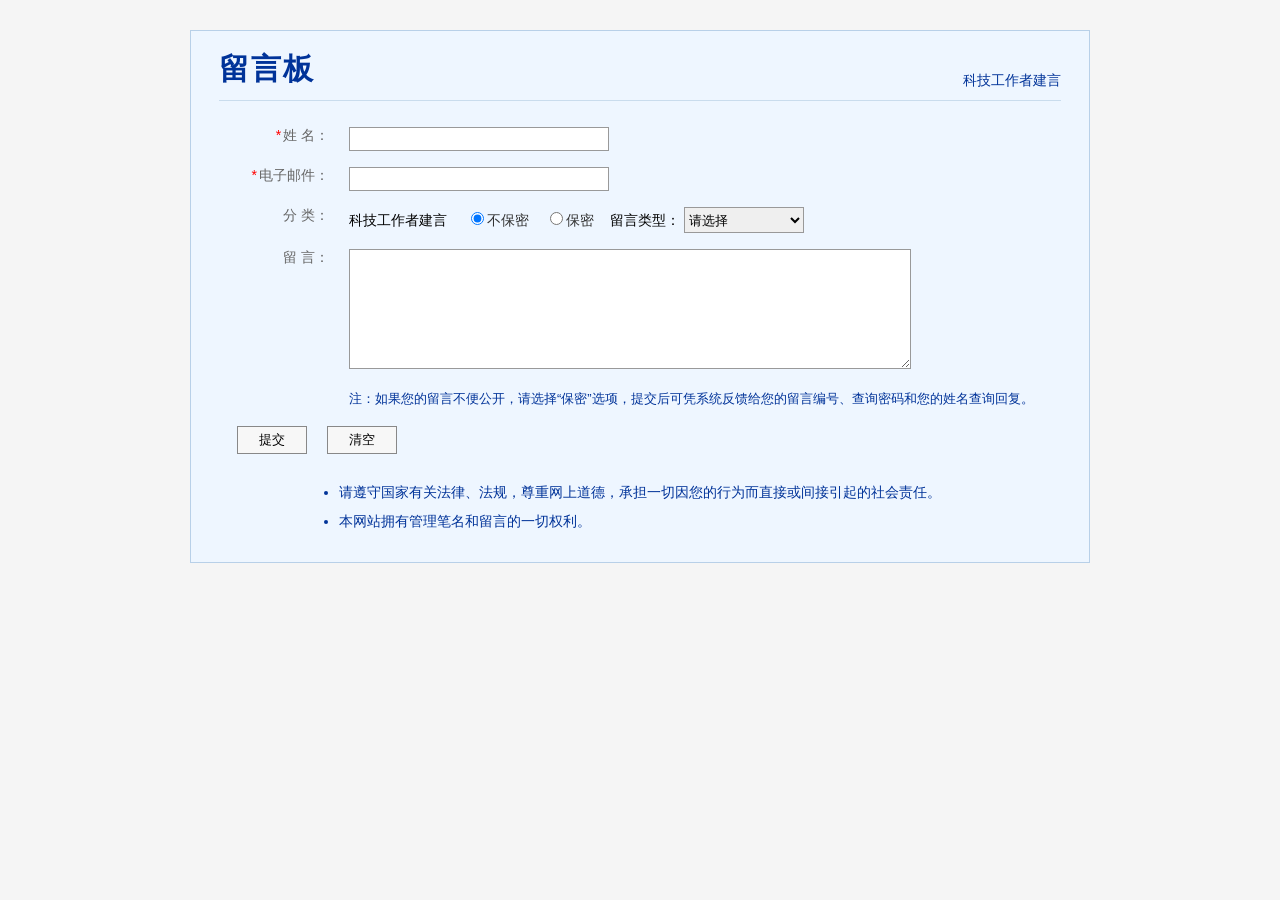
<file: message.html>
<!DOCTYPE html>
<html lang="zh-CN">
<head>
  <meta charset="UTF-8">
  <title>科技工作者建言留言板</title>
  <style>
    * {
      box-sizing: border-box;
    }

    body {
      margin: 0;
      padding: 30px 0;
      background: #f5f5f5;
      font-family: "宋体", Arial, sans-serif;
      font-size: 14px;
    }

    /* 外层DIV：整体浅蓝背景和边框 */
    .board {
      width: 900px;
      margin: 0 auto;
      padding: 18px 28px 24px;
      background: #eef6ff;
      border: 1px solid #b8d0e8;
    }

    /* 头部：左边留言板，右边科技工作者建言 */
    .board-header {
      display: flex;
      justify-content: space-between;
      align-items: flex-end;
      border-bottom: 1px solid #c9dced;
      padding-bottom: 10px;
      margin-bottom: 18px;
    }

    .board-header h1 {
      margin: 0;
      color: #003399;
      font-size: 30px;
      letter-spacing: 2px;
    }

    .board-header span {
      color: #003399;
      font-size: 14px;
    }

    /* 表单表格 */
    .form-table {
      width: 100%;
      border-collapse: collapse;
    }

    .form-table th {
      width: 120px;
      padding: 8px 10px;
      text-align: right;
      font-weight: normal;
      color: #666;
      vertical-align: top;
    }

    .form-table td {
      padding: 8px 10px;
      text-align: left;
      vertical-align: top;
    }

    /* 红色星号 */
    .req {
      color: #ff0000;
      margin-right: 2px;
    }

    /* 输入框统一风格 */
    .form-table input[type="text"] {
      width: 260px;
      height: 24px;
      border: 1px solid #999;
      padding: 2px 5px;
    }

    .form-table select {
      width: 120px;
      height: 26px;
      border: 1px solid #999;
    }

    .form-table textarea {
      width: 80%;
      height: 120px;
      border: 1px solid #999;
      padding: 5px;
      resize: vertical;
    }

    /* 单选和文字间距 */
    .form-table label {
      margin-right: 12px;
      color: #333;
    }

    /* 分类行里的“科技工作者建言” */
    .category-text {
      margin-right: 15px;
    }

    /* 蓝色注释 */
    .note {
      color: #003399;
      font-size: 13px;
      line-height: 1.7;
      padding-left: 130px !important;
    }

    /* 按钮行 */
    .btn-row {
      text-align: center;
      padding-top: 8px !important;
    }

    .btn-row button {
      width: 70px;
      height: 28px;
      margin: 0 8px;
      border: 1px solid #888;
      background: #f7f7f7;
      cursor: pointer;
    }

    /* 底部声明列表 */
    .rules {
      margin: 18px 0 0 100px;
      padding-left: 20px;
      color: #003399;
      line-height: 1.8;
    }

    .rules li {
      margin-bottom: 4px;
    }
  </style>
</head>
<body>

  <!-- DIV 外层布局 -->
  <div class="board">
    <div class="board-header">
      <h1>留言板</h1>
      <span>科技工作者建言</span>
    </div>

    <form action="#" method="post">
      <!-- 表格混合布局 -->
      <table class="form-table">
        <tr>
          <th><span class="req">*</span>姓 名：</th>
          <td><input type="text" name="name"></td>
        </tr>

        <tr>
          <th><span class="req">*</span>电子邮件：</th>
          <td><input type="text" name="email"></td>
        </tr>

        <tr>
          <th>分 类：</th>
          <td>
            <span class="category-text">科技工作者建言</span>

            <label>
              <input type="radio" name="secret" value="0" checked>不保密
            </label>
            <label>
              <input type="radio" name="secret" value="1">保密
            </label>

            留言类型：
            <select name="type">
              <option value="">请选择</option>
              <option value="建议">建议</option>
              <option value="咨询">咨询</option>
              <option value="投诉">投诉</option>
            </select>
          </td>
        </tr>

        <tr>
          <th>留 言：</th>
          <td>
            <textarea name="content"></textarea>
          </td>
        </tr>

        <tr>
          <td colspan="2" class="note">
            注：如果您的留言不便公开，请选择“保密”选项，提交后可凭系统反馈给您的留言编号、查询密码和您的姓名查询回复。
          </td>
        </tr>

        <tr>
          <td colspan="2" class="btn-row">
            <button type="submit">提交</button>
            <button type="reset">清空</button>
          </td>
        </tr>
      </table>

      <ul class="rules">
        <li>请遵守国家有关法律、法规，尊重网上道德，承担一切因您的行为而直接或间接引起的社会责任。</li>
        <li>本网站拥有管理笔名和留言的一切权利。</li>
      </ul>
    </form>
  </div>

</body>
</html>
</file>
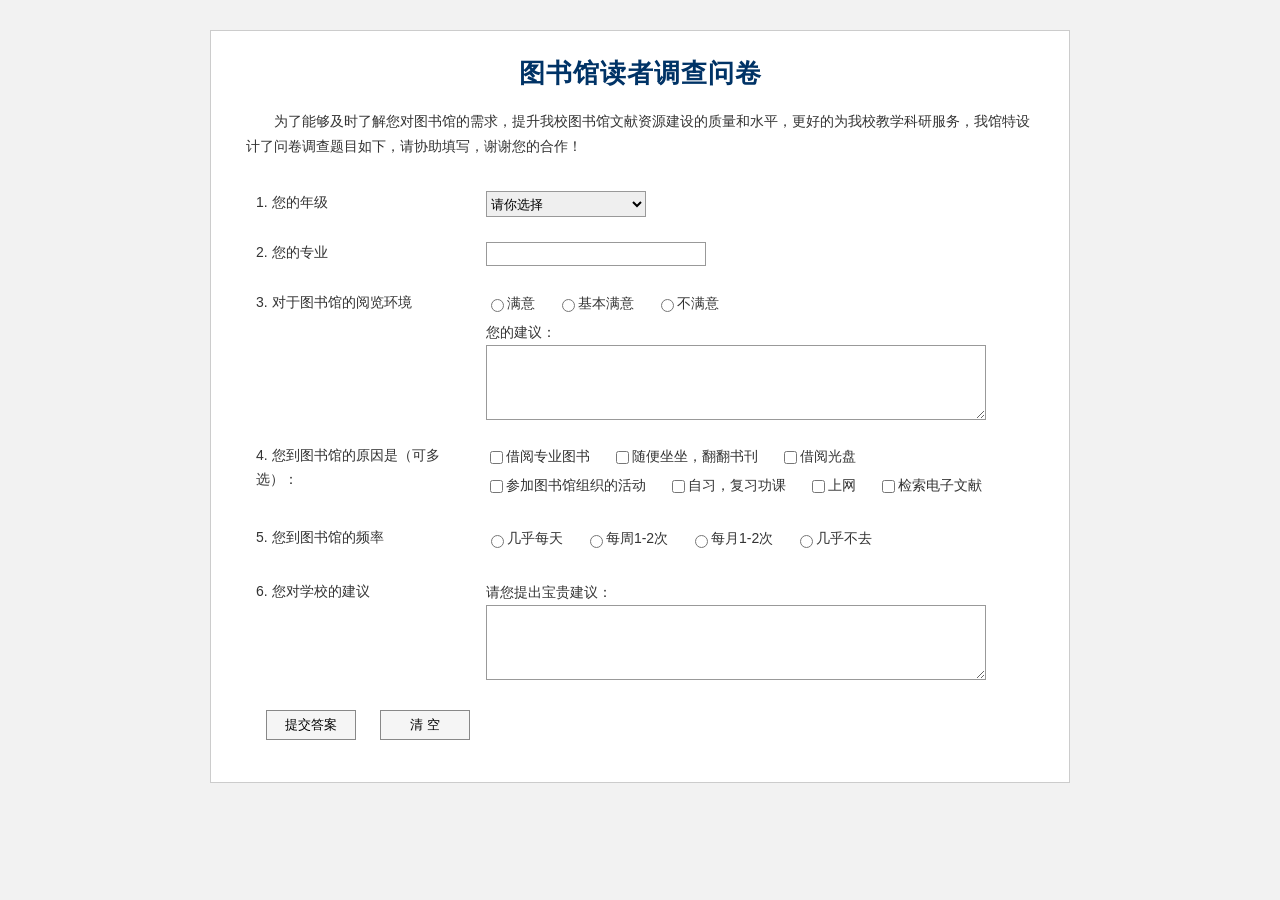
<file: survey.html>
<!DOCTYPE html>
<html lang="zh-CN">
<head>
  <meta charset="UTF-8">
  <title>图书馆读者调查问卷</title>
  <style>
    * {
      box-sizing: border-box;
    }

    body {
      margin: 0;
      padding: 30px 0;
      background: #f2f2f2;
      font-family: "宋体", Arial, sans-serif;
      font-size: 14px;
      color: #333;
    }

    .survey {
      width: 860px;
      margin: 0 auto;
      padding: 25px 35px 30px;
      background: #ffffff;
      border: 1px solid #cccccc;
    }

    .survey h1 {
      margin: 0 0 18px;
      text-align: center;
      color: #003366;
      font-size: 26px;
      letter-spacing: 1px;
    }

    .intro {
      line-height: 1.8;
      text-indent: 2em;
      margin: 0 0 20px;
    }

    /* 问卷表格 */
    .survey-table {
      width: 100%;
      border-collapse: collapse;
    }

    .survey-table th {
      width: 230px;
      padding: 12px 10px;
      text-align: left;
      vertical-align: top;
      font-weight: normal;
      line-height: 1.7;
    }

    .survey-table td {
      padding: 12px 10px;
      text-align: left;
      vertical-align: top;
      line-height: 1.8;
    }

    /* 下拉框 */
    .survey-table select {
      width: 160px;
      height: 26px;
      border: 1px solid #999;
    }

    /* 单行文本框 */
    .survey-table input[type="text"] {
      width: 220px;
      height: 24px;
      border: 1px solid #999;
      padding: 2px 5px;
    }

    /* 多行文本域 */
    .survey-table textarea {
      width: 500px;
      max-width: 100%;
      height: 75px;
      border: 1px solid #999;
      padding: 5px;
      resize: vertical;
      vertical-align: top;
    }

    /* 单选、复选框与文字间距 */
    .survey-table label {
      display: inline-block;
      margin-right: 18px;
      margin-bottom: 4px;
      white-space: nowrap;
    }

    .survey-table input[type="radio"],
    .survey-table input[type="checkbox"] {
      vertical-align: middle;
      margin-right: 3px;
    }

    /* 按钮行 */
    .btn-row {
      text-align: center;
      padding-top: 18px !important;
    }

    .btn-row button {
      width: 90px;
      height: 30px;
      margin: 0 10px;
      border: 1px solid #888;
      background: #f5f5f5;
      cursor: pointer;
    }
  </style>
</head>
<body>

  <div class="survey">
    <h1>图书馆读者调查问卷</h1>

    <p class="intro">
      为了能够及时了解您对图书馆的需求，提升我校图书馆文献资源建设的质量和水平，更好的为我校教学科研服务，我馆特设计了问卷调查题目如下，请协助填写，谢谢您的合作！
    </p>

    <form action="#" method="post">
      <table class="survey-table">
        <tr>
          <th>1. 您的年级</th>
          <td>
            <select name="grade">
              <option value="">请你选择</option>
              <option value="大一">大一</option>
              <option value="大二">大二</option>
              <option value="大三">大三</option>
              <option value="大四">大四</option>
            </select>
          </td>
        </tr>

        <tr>
          <th>2. 您的专业</th>
          <td>
            <input type="text" name="major">
          </td>
        </tr>

        <tr>
          <th>3. 对于图书馆的阅览环境</th>
          <td>
            <label>
              <input type="radio" name="environment" value="满意">满意
            </label>
            <label>
              <input type="radio" name="environment" value="基本满意">基本满意
            </label>
            <label>
              <input type="radio" name="environment" value="不满意">不满意
            </label>

            <br>
            您的建议：
            <br>
            <textarea name="environment_advice"></textarea>
          </td>
        </tr>

        <tr>
          <th>4. 您到图书馆的原因是（可多选）：</th>
          <td>
            <label>
              <input type="checkbox" name="reason" value="借阅专业图书">借阅专业图书
            </label>
            <label>
              <input type="checkbox" name="reason" value="随便坐坐，翻翻书刊">随便坐坐，翻翻书刊
            </label>
            <label>
              <input type="checkbox" name="reason" value="借阅光盘">借阅光盘
            </label>
            <label>
              <input type="checkbox" name="reason" value="参加图书馆组织的活动">参加图书馆组织的活动
            </label>
            <label>
              <input type="checkbox" name="reason" value="自习，复习功课">自习，复习功课
            </label>
            <label>
              <input type="checkbox" name="reason" value="上网">上网
            </label>
            <label>
              <input type="checkbox" name="reason" value="检索电子文献">检索电子文献
            </label>
          </td>
        </tr>

        <tr>
          <th>5. 您到图书馆的频率</th>
          <td>
            <label>
              <input type="radio" name="frequency" value="几乎每天">几乎每天
            </label>
            <label>
              <input type="radio" name="frequency" value="每周1-2次">每周1-2次
            </label>
            <label>
              <input type="radio" name="frequency" value="每月1-2次">每月1-2次
            </label>
            <label>
              <input type="radio" name="frequency" value="几乎不去">几乎不去
            </label>
          </td>
        </tr>

        <tr>
          <th>6. 您对学校的建议</th>
          <td>
            请您提出宝贵建议：
            <br>
            <textarea name="school_advice"></textarea>
          </td>
        </tr>

        <tr>
          <td colspan="2" class="btn-row">
            <button type="submit">提交答案</button>
            <button type="reset">清 空</button>
          </td>
        </tr>
      </table>
    </form>
  </div>

</body>
</html>
</file>
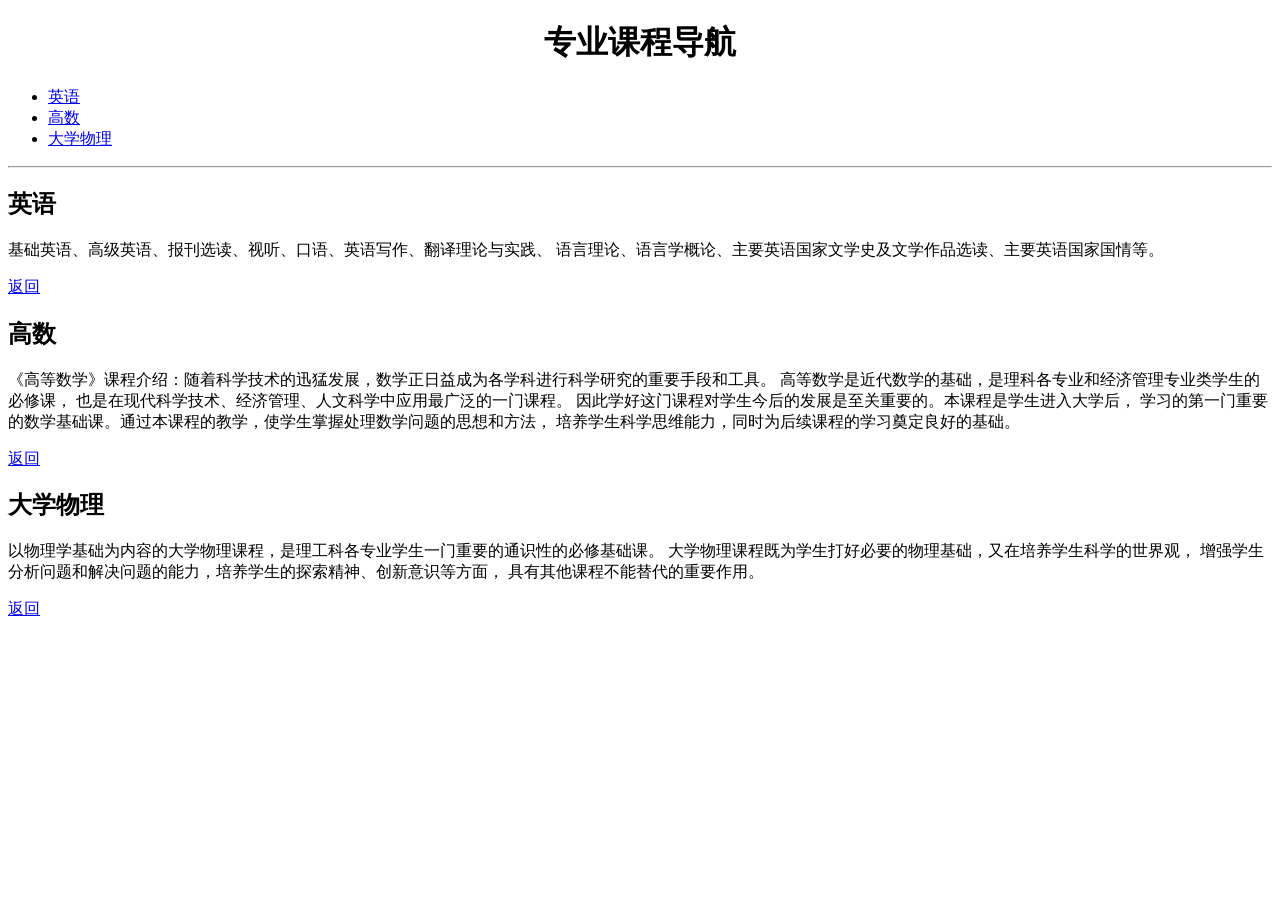
<file: 实训1/项目1.html>
<!DOCTYPE html>
<html lang="zh-CN">
<head>
    <meta charset="UTF-8">
    <title>专业课程导航</title>
</head>
<body>
    <!-- 顶部锚点 -->
    <a id="top" name="top"></a>

    <h1 align="center">专业课程导航</h1>

    <ul>
        <li><a href="#english">英语</a></li>
        <li><a href="#math">高数</a></li>
        <li><a href="#physics">大学物理</a></li>
    </ul>

    <hr>

    <!-- 英语 -->
    <a id="english" name="english"></a>
    <h2>英语</h2>
    <p>
        基础英语、高级英语、报刊选读、视听、口语、英语写作、翻译理论与实践、
        语言理论、语言学概论、主要英语国家文学史及文学作品选读、主要英语国家国情等。
    </p>
    <p><a href="#top">返回</a></p>

    <!-- 高数 -->
    <a id="math" name="math"></a>
    <h2>高数</h2>
    <p>
        《高等数学》课程介绍：随着科学技术的迅猛发展，数学正日益成为各学科进行科学研究的重要手段和工具。
        高等数学是近代数学的基础，是理科各专业和经济管理专业类学生的必修课，
        也是在现代科学技术、经济管理、人文科学中应用最广泛的一门课程。
        因此学好这门课程对学生今后的发展是至关重要的。本课程是学生进入大学后，
        学习的第一门重要的数学基础课。通过本课程的教学，使学生掌握处理数学问题的思想和方法，
        培养学生科学思维能力，同时为后续课程的学习奠定良好的基础。
    </p>
    <p><a href="#top">返回</a></p>

    <!-- 大学物理 -->
    <a id="physics" name="physics"></a>
    <h2>大学物理</h2>
    <p>
        以物理学基础为内容的大学物理课程，是理工科各专业学生一门重要的通识性的必修基础课。
        大学物理课程既为学生打好必要的物理基础，又在培养学生科学的世界观，
        增强学生分析问题和解决问题的能力，培养学生的探索精神、创新意识等方面，
        具有其他课程不能替代的重要作用。
    </p>
    <p><a href="#top">返回</a></p>
</body>
</html>
</file>
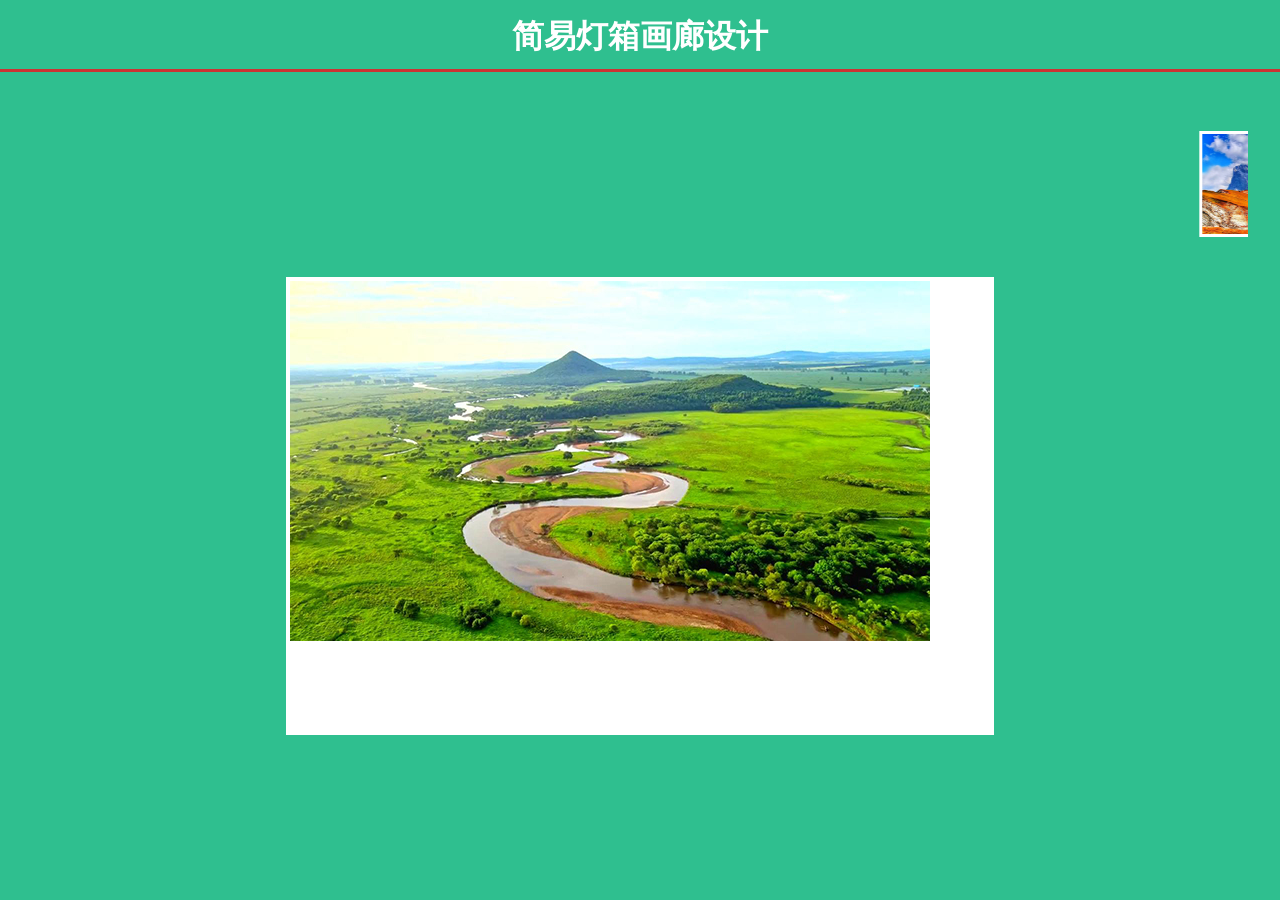
<file: 实训1/项目2.html>
<style>
        body {
            margin: 0;
            background: #2fbf8f; /* 绿色背景 */
            font-family: "Microsoft YaHei", sans-serif;
            text-align: center;
        }

        h1 {
            color: #fff;
            text-align: center;
            padding: 15px 0 10px;
            margin: 0;
            border-bottom: 3px solid #cc3333; /* 标题下方的红线 */
        }

        .gallery {
            width: 95%;
            margin: 30px auto 20px;
        }

        .item {
            display: inline-block;
            text-align: center;
            margin: 0 15px;
            vertical-align: top;
        }

        .item .label {
            display: block;
            color: #003366; /* 深蓝色文字 */
            font-weight: bold;
            font-size: 18px;
            margin-bottom: 8px;
        }

        .item img {
            width: 140px;       /* 调大一点宽度，原来太扁了 */
            height: 100px;      /* 调大一点高度 */
            object-fit: cover;
            border: 3px solid #fff;
            cursor: pointer;
            transition: border-color 0.3s;
        }

        .item a:hover img {
            border-color: red; /* 鼠标经过红色边框 */
        }

        iframe {
            width: 700px;       /* 下方大图区域的宽度 */
            height: 450px;      /* 下方大图区域的高度 */
            border: 4px solid #fff;
            background: #fff;
            display: block;
            margin: 20px auto;
        }
    </style>
</head>
<body>
    <h1>简易灯箱画廊设计</h1>

    <!-- 图片滚动区：鼠标移入停止，移出继续 -->
    <marquee class="gallery" direction="left" scrollamount="5" behavior="scroll"
             onmouseover="this.stop()" onmouseout="this.start()">

        <span class="item">
            <span class="label">T1</span>
            <a href="images/big1.jpg" target="showFrame">
                <img src="images/t1.jpg" alt="T1">
            </a>
        </span>

        <span class="item">
            <span class="label">T2</span>
            <a href="images/big2.jpg" target="showFrame">
                <img src="images/t2.jpg" alt="T2">
            </a>
        </span>

        <span class="item">
            <span class="label">T3</span>
            <a href="images/big3.jpg" target="showFrame">
                <img src="images/t3.jpg" alt="T3">
            </a>
        </span>

        <span class="item">
            <span class="label">T4</span>
            <a href="images/big4.jpg" target="showFrame">
                <img src="images/t4.jpg" alt="T4">
            </a>
        </span>

        <span class="item">
            <span class="label">T5</span>
            <a href="images/big5.jpg" target="showFrame">
                <img src="images/t5.jpg" alt="T5">
            </a>
        </span>

        <span class="item">
            <span class="label">T6</span>
            <a href="images/big6.jpg" target="showFrame">
                <img src="images/t6.jpg" alt="T6">
            </a>
        </span>

        <span class="item">
            <span class="label">T7</span>
            <a href="images/big7.jpg" target="showFrame">
                <img src="images/t7.jpg" alt="T7">
            </a>
        </span>

    </marquee>

    <!-- 浮动框架：默认显示 T3 的大图 -->
    <iframe name="showFrame" src="images/big3.jpg" title="大图显示区"></iframe>
</body>
</html>
</file>
<file: 1.css>
body {
    background-color: #f0f0f0;
    font-family: "Microsoft YaHei", sans-serif;
    display: flex;
    justify-content: center;
    align-items: center;
    min-height: 100vh;
    margin: 0;
    padding: 20px;
}

.slide-container {
    width: 900px;
    background-color: #FEF9EE;
    border-radius: 16px;
    box-shadow: 0 10px 30px rgba(0, 0, 0, 0.1);
    overflow: hidden;
    padding-bottom: 40px;
}

/* 注意：这里改成了img标签的样式 */
.banner-img {
    width: 100%;
    height: auto;
    display: block;
}

h1 {
    text-align: center;
    font-size: 26px;
    color: #333;
    margin: 30px 0 20px 0;
    letter-spacing: 1px;
}

.content-text {
    padding: 0 50px;
    color: #444;
    font-size: 15px;
    line-height: 1.8;
    text-align: justify;
}

.content-text p {
    text-indent: 2em;
    margin-bottom: 10px;
}

.divider {
    border: none;
    border-top: 1px solid #ddd;
    margin: 25px auto;
    width: 85%;
}

.idiom-grid {
    display: grid;
    grid-template-columns: repeat(3, 1fr);
    gap: 20px 10px;
    padding: 0 80px;
    color: #222;
    font-size: 17px;
    font-weight: 500;
}

.idiom-grid div {
    text-align: left;
}
</file>
